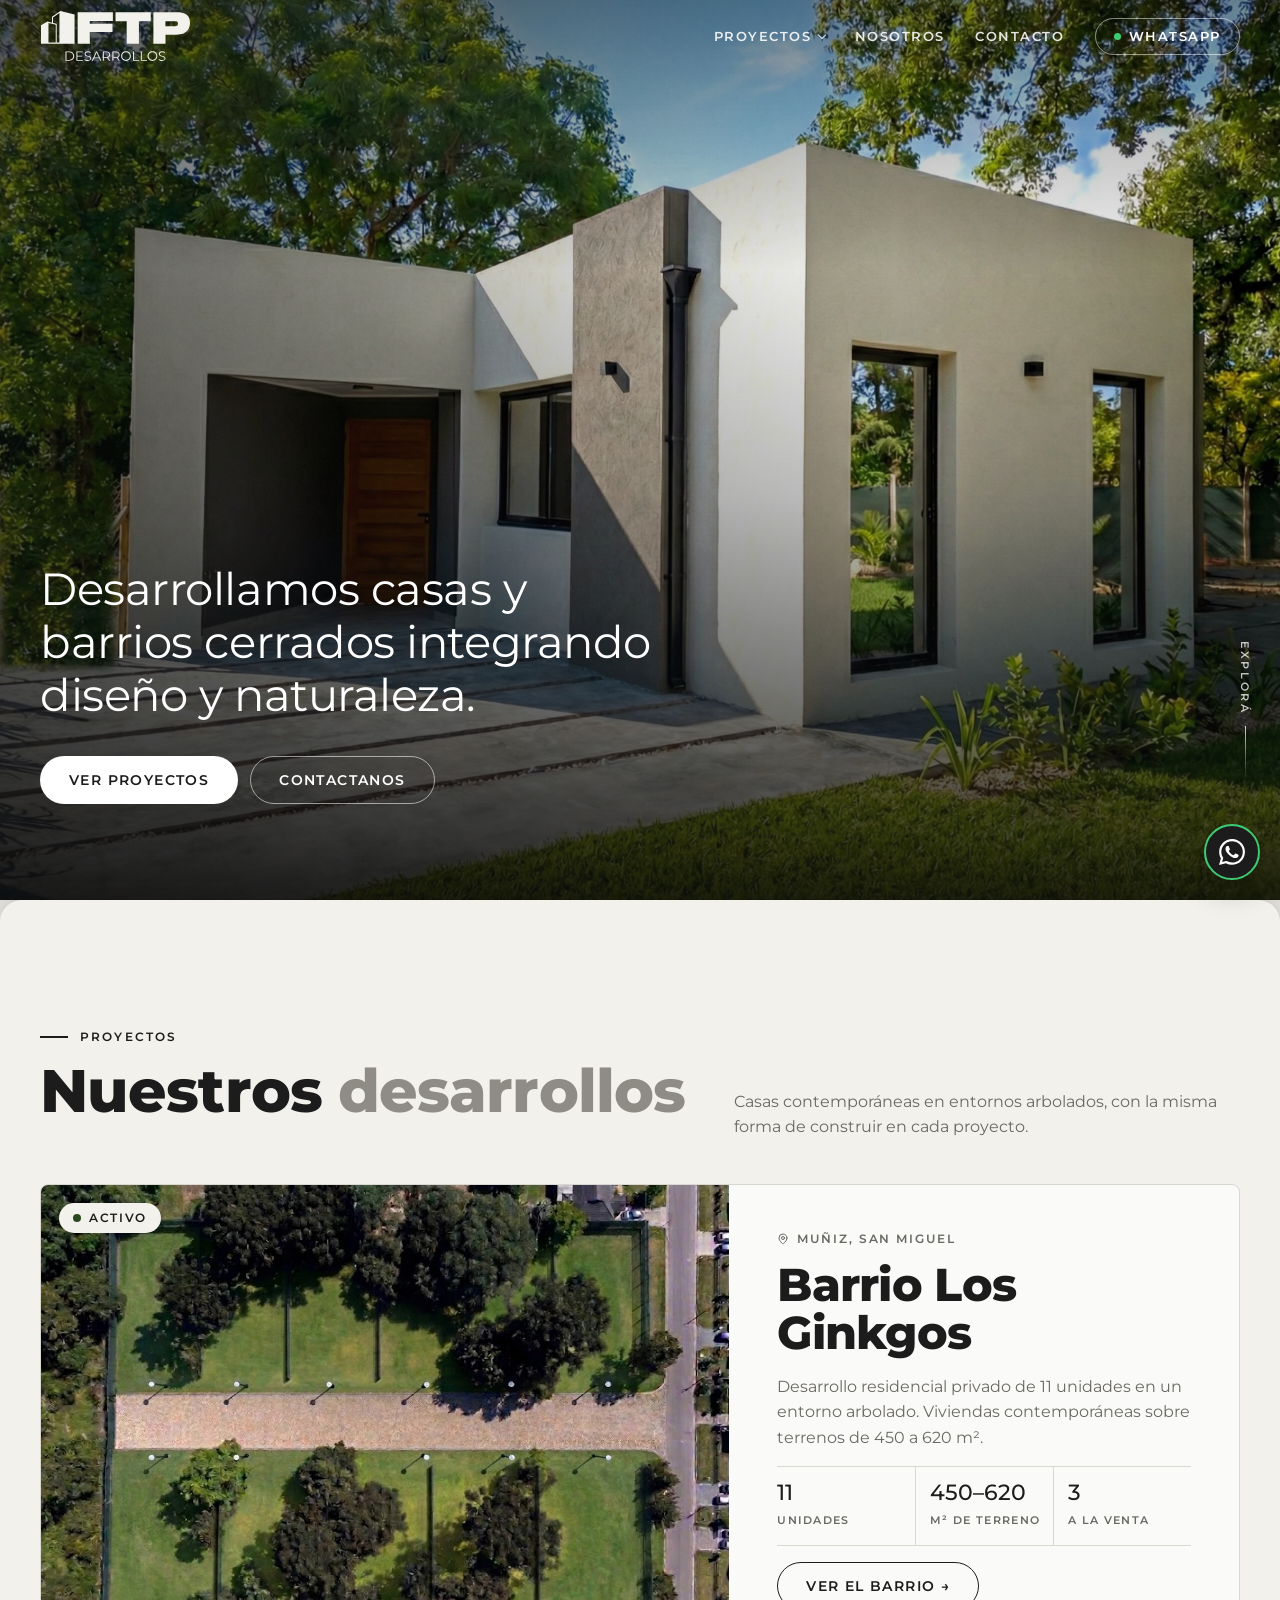
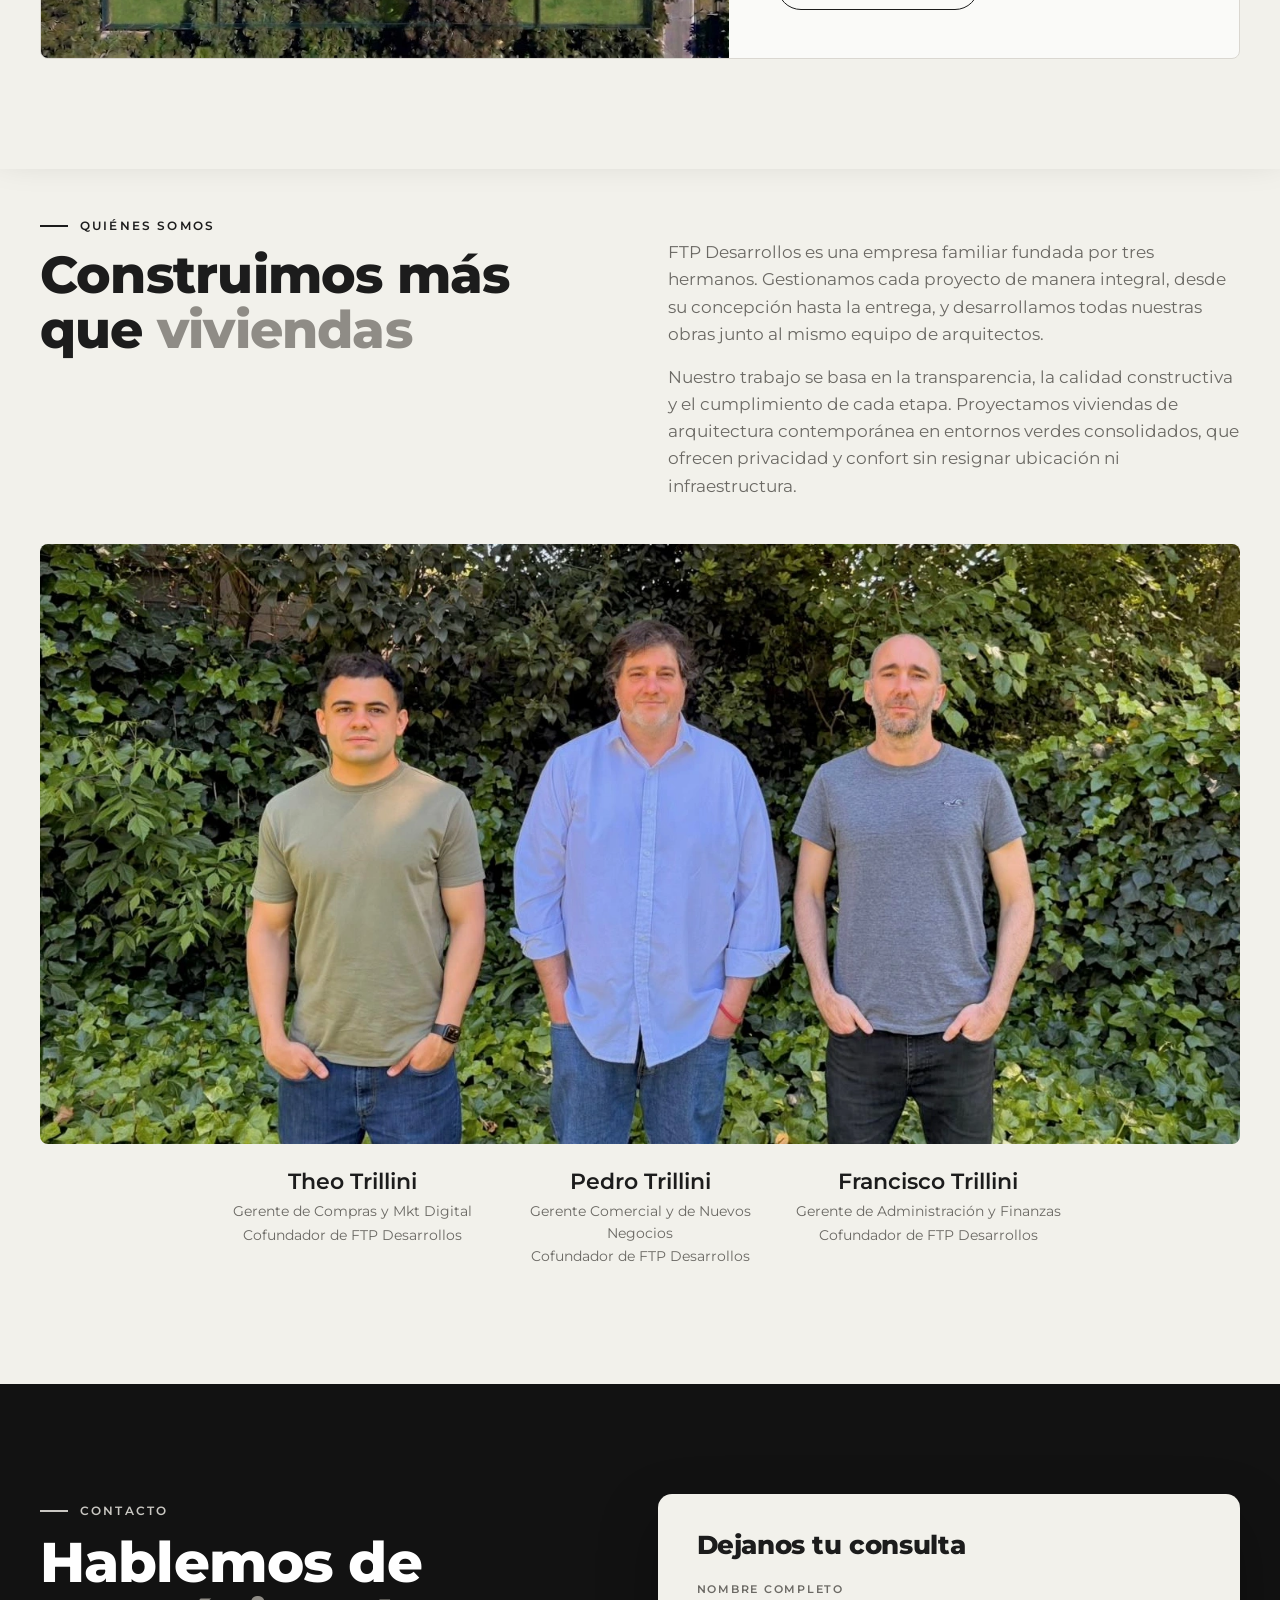
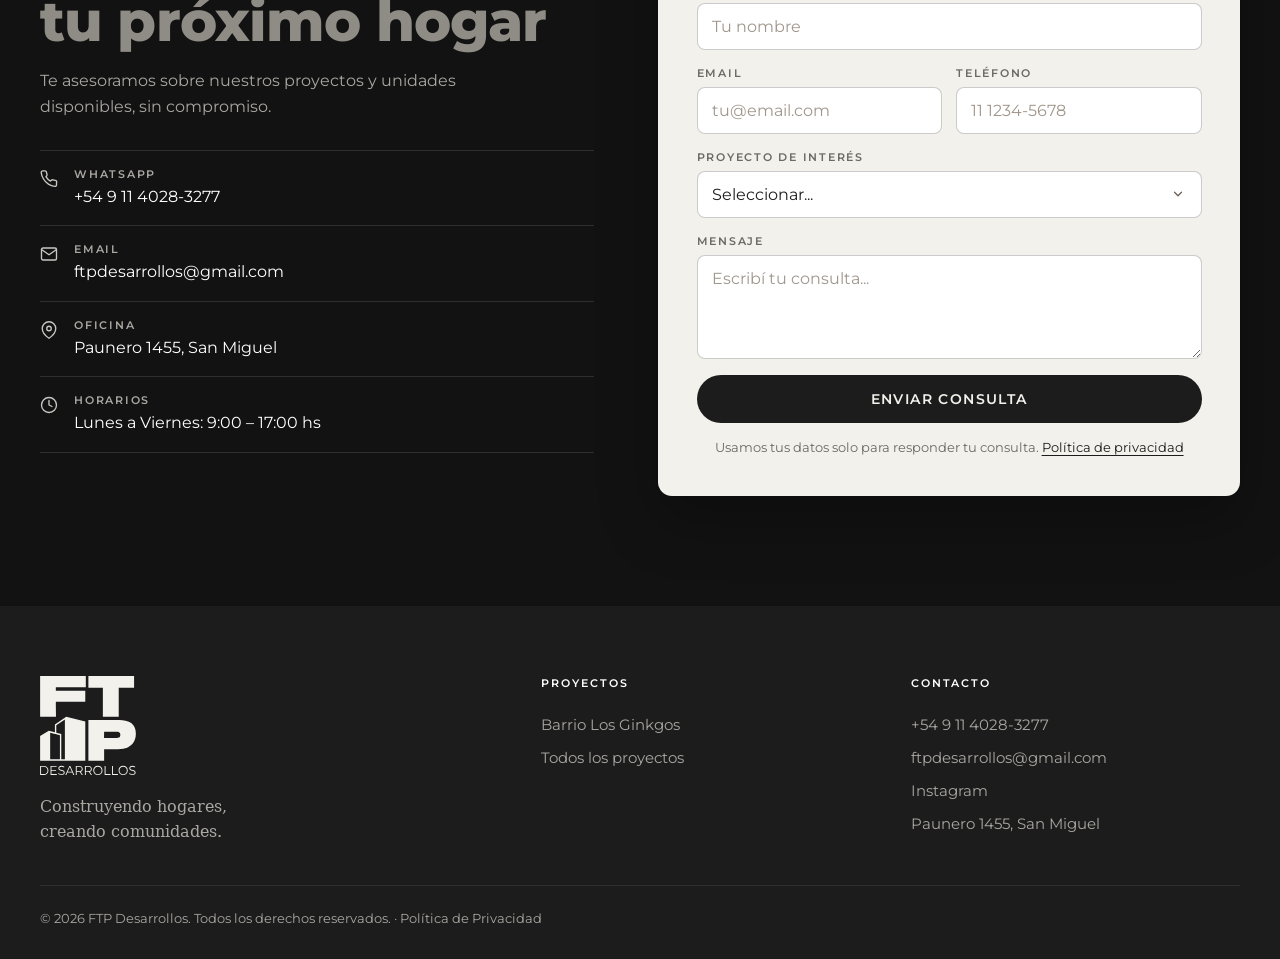
<file: index.html>
<!DOCTYPE html>
<html lang="es">
<head>
    <meta charset="UTF-8">
    <meta name="viewport" content="width=device-width, initial-scale=1.0">
    <title>FTP Desarrollos | Desarrollos inmobiliarios</title>

    <link rel="icon" type="image/png" sizes="96x96" href="/ftp-icono-96.png">
    <link rel="icon" type="image/png" sizes="48x48" href="/ftp-icono-48.png">
    <link rel="icon" type="image/png" sizes="192x192" href="/ftp-icono-192.png">
    <link rel="icon" type="image/x-icon" href="/ftp-icono.ico">
    <link rel="icon" type="image/png" sizes="32x32" href="favicon-32x32.png">
    <link rel="icon" type="image/png" sizes="16x16" href="favicon-16x16.png">
    <link rel="apple-touch-icon" sizes="180x180" href="apple-touch-icon.png">
    <link rel="manifest" href="site.webmanifest">
    <meta name="theme-color" content="#121212">

    <meta name="description" content="Desarrollamos casas residenciales en San Miguel, Buenos Aires. Conocé Barrio Los Ginkgos, nuestro desarrollo en Muñiz con unidades disponibles.">
    <link rel="canonical" href="https://ftpdesarrollos.com/">
    <meta property="og:site_name" content="FTP Desarrollos">
    <meta property="og:title" content="FTP Desarrollos | Casas residenciales en San Miguel">
    <meta property="og:description" content="Desarrollamos casas residenciales en San Miguel, Buenos Aires. Conocé Barrio Los Ginkgos, nuestro desarrollo en Muñiz con unidades disponibles.">
    <meta property="og:image" content="https://ftpdesarrollos.com/images/barrio/barrio1-og.jpg">
    <meta property="og:image:width" content="1200">
    <meta property="og:image:type" content="image/jpeg">
    <meta property="og:url" content="https://ftpdesarrollos.com">
    <meta property="og:type" content="website">
    <meta property="og:locale" content="es_AR">
    <meta name="twitter:card" content="summary_large_image">

    <script>document.documentElement.classList.add('js')</script>
    <link rel="preload" as="image" href="images/uf10/frente-hd.webp" fetchpriority="high">
    <link rel="preconnect" href="https://fonts.googleapis.com">
    <link rel="preconnect" href="https://fonts.gstatic.com" crossorigin>
    <link href="https://fonts.googleapis.com/css2?family=Montserrat:wght@300;400;500;600;700;800&display=swap" rel="stylesheet">
    <link rel="stylesheet" href="css/styles.css">

    <script type="application/ld+json">
    {
      "@context": "https://schema.org",
      "@type": "WebSite",
      "name": "FTP Desarrollos",
      "alternateName": "FTP",
      "url": "https://ftpdesarrollos.com/"
    }
    </script>
    <script type="application/ld+json">
    {
      "@context": "https://schema.org",
      "@type": "RealEstateAgent",
      "name": "FTP Desarrollos",
      "url": "https://ftpdesarrollos.com",
      "logo": "https://ftpdesarrollos.com/android-chrome-512x512.png",
      "image": "https://ftpdesarrollos.com/images/barrio/barrio1-og.jpg",
      "email": "ftpdesarrollos@gmail.com",
      "telephone": "+5491140283277",
      "sameAs": ["https://www.instagram.com/ftpdesarrollos/"],
      "address": {
        "@type": "PostalAddress",
        "streetAddress": "Paunero 1455",
        "addressLocality": "San Miguel",
        "addressRegion": "Buenos Aires",
        "addressCountry": "AR"
      },
      "areaServed": {
        "@type": "City",
        "name": "San Miguel, Buenos Aires"
      },
      "openingHoursSpecification": {
        "@type": "OpeningHoursSpecification",
        "dayOfWeek": ["Monday", "Tuesday", "Wednesday", "Thursday", "Friday"],
        "opens": "09:00",
        "closes": "17:00"
      }
    }
    </script>
</head>
<body>

    <!-- NAVBAR -->
    <nav class="navbar" id="navbar">
        <div class="container">
            <div class="nav-content">
                <a href="index.html" class="logo">
                    <span class="logo-mark" role="img" aria-label="FTP Desarrollos"></span>
                </a>
                <div class="nav-menu" id="navMenu">
                    <div class="nav-drop" id="navDrop">
                        <button class="nav-drop-btn" type="button" aria-expanded="false" aria-controls="navProyectos">Proyectos</button>
                        <div class="nav-mega" id="navProyectos">
                            <div class="container nav-mega-in">
                                <div class="nm-proyectos">
                                    <span class="nm-label">Proyectos</span>
                                    <button class="nm-proyecto" type="button" aria-expanded="false" aria-controls="nmGinkgos">
                                        <img src="images/menu/ginkgos.webp" alt="" width="160" height="110" loading="lazy">
                                        <span><b>Barrio Los Ginkgos</b><small>Muñiz, San Miguel · 11 unidades</small></span>
                                    </button>
                                    <a href="index.html#proyectos" class="nm-todos">Todos los proyectos</a>
                                </div>
                                <div class="nm-unidades">
                                    <div class="nm-grupo" id="nmGinkgos" hidden>
                                        <div class="nm-grupo-head"><span class="nm-label">Unidades a la venta</span><a href="barrio-los-ginkgos.html" class="nm-ver">Ver el barrio</a></div>
                                        <div class="nm-cards">
                                            <a href="casa.html?uf=uf10" class="nm-card" data-uf="uf10"><img src="images/menu/uf10.webp" alt="" width="480" height="320" loading="lazy"><b>UF 10</b><small>Terminada · entrega inmediata</small></a>
                                            <a href="casa.html?uf=uf8" class="nm-card" data-uf="uf8"><img src="images/menu/uf8.webp" alt="" width="480" height="320" loading="lazy"><b>UF 8</b><small>En obra · 80%</small></a>
                                            <a href="casa.html?uf=uf7" class="nm-card" data-uf="uf7"><img src="images/menu/uf7.webp" alt="" width="480" height="320" loading="lazy"><b>UF 7</b><small>En proyecto</small></a>
                                        </div>
                                    </div>
                                </div>
                            </div>
                        </div>
                    </div>
                    <a href="#nosotros">Nosotros</a>
                    <a href="#contacto">Contacto</a>
                    <a href="https://wa.me/5491140283277?text=Hola!%20Me%20gustar%C3%ADa%20recibir%20informaci%C3%B3n%20sobre%20los%20desarrollos%20de%20FTP%20Desarrollos." class="nav-wa" target="_blank" rel="noopener">WhatsApp</a>
                </div>
                <button class="hamburger" id="hamburger" aria-label="Menú">
                    <span></span><span></span><span></span>
                </button>
            </div>
        </div>
    </nav>

    <!-- PORTADA (queda fija y la sección de proyectos sube por encima) -->
    <div class="inicio-capas">
    <section class="hero hero-home" id="inicio">
        <div class="hero-slideshow">
            <div class="hero-slide active" style="background-image:url('images/uf10/frente-hd.webp')"></div>
            <div class="hero-slide" data-bg="images/uf10/living%201.webp" style="--tono:brightness(.84) contrast(1.06)"></div>
            <div class="hero-slide" data-bg="images/uf8/frente-hd.webp"></div>
            <div class="hero-slide" data-bg="images/uf7/estar.webp" style="--tono:brightness(.86) contrast(1.06)"></div>
            <div class="hero-slide" data-bg="images/uf4/frente-hd.webp" style="--tono:brightness(.9) contrast(1.05) saturate(1.1)"></div>
            <div class="hero-slide" data-bg="images/uf10/cocina%201.webp"></div>
            <div class="hero-slide" data-bg="images/uf7/frente-noche.webp" style="--tono:brightness(1.18)"></div>
        </div>
        <div class="hero-overlay"></div>
        <div class="container hero-container">
            <div class="hero-content">
                <h1 class="hero-title hero-frase">Desarrollamos casas y barrios cerrados integrando diseño y naturaleza.</h1>
                <div class="hero-btns">
                    <a href="#proyectos" class="btn-primary">Ver proyectos</a>
                    <a href="#contacto" class="btn-ghost">Contactanos</a>
                </div>
            </div>
        </div>
        <div class="hero-scroll">
            <span>Explorá</span>
            <div class="scroll-line"></div>
        </div>
    </section>

    <!-- PROYECTOS -->
    <section class="section-proyectos" id="proyectos">
        <div class="container">
            <div class="proyectos-head fade-in">
                <div>
                    <span class="label">Proyectos</span>
                    <h2 class="section-title">Nuestros <em>desarrollos</em></h2>
                </div>
                <p>Casas contemporáneas en entornos arbolados, con la misma forma de construir en cada proyecto.</p>
            </div>

            <div class="proyectos-grid">


                <!-- LOS GINKGOS -->
                <a href="barrio-los-ginkgos.html" class="proyecto-card fade-in">
                    <div class="pc-image">
                        <img width="1024" height="660" loading="lazy" src="images/barrio/plano-aereo.webp" alt="Vista aérea de Barrio Los Ginkgos: calle interna, lotes y arboleda">
                        <div class="pc-status-badge">Activo</div>
                    </div>
                    <div class="pc-info">
                        <div class="pc-location"><svg width="12" height="12" viewBox="0 0 24 24" fill="none" stroke="currentColor" stroke-width="2" stroke-linecap="round" stroke-linejoin="round"><path d="M20 10c0 6-8 12-8 12s-8-6-8-12a8 8 0 0 1 16 0Z"/><circle cx="12" cy="10" r="3"/></svg> Muñiz, San Miguel</div>
                        <h3>Barrio Los Ginkgos</h3>
                        <p>Desarrollo residencial privado de 11 unidades en un entorno arbolado. Viviendas contemporáneas sobre terrenos de 450 a 620 m².</p>
                        <div class="pc-facts">
                            <div><b>11</b><span>Unidades</span></div>
                            <div><b>450–620</b><span>m² de terreno</span></div>
                            <div><b>3</b><span>A la venta</span></div>
                        </div>
                        <span class="btn-outline pc-cta">Ver el barrio →</span>
                    </div>
                </a>

            </div>
        </div>
    </section>
    </div>

    <!-- NOSOTROS -->
    <section class="section-nosotros" id="nosotros">
        <div class="container">
            <div class="nosotros-grid fade-in">
                <div class="nosotros-head">
                    <span class="label">Quiénes somos</span>
                    <h2>Construimos más<br>que <em>viviendas</em></h2>
                </div>
                <div class="nosotros-body">
                    <p>FTP Desarrollos es una empresa familiar fundada por tres hermanos. Gestionamos cada proyecto de manera integral, desde su concepción hasta la entrega, y desarrollamos todas nuestras obras junto al mismo equipo de arquitectos.</p>
                    <p>Nuestro trabajo se basa en la transparencia, la calidad constructiva y el cumplimiento de cada etapa. Proyectamos viviendas de arquitectura contemporánea en entornos verdes consolidados, que ofrecen privacidad y confort sin resignar ubicación ni infraestructura.</p>
                </div>
            </div>
            <figure class="nosotros-foto fade-in">
                <img src="images/nosotros/equipo.webp" alt="Theo, Pedro y Francisco Trillini, fundadores de FTP Desarrollos" width="1500" height="750" loading="lazy">
            </figure>
            <ul class="equipo fade-in">
                <li><b>Theo Trillini</b><span>Gerente de Compras y Mkt Digital</span><span>Cofundador de FTP Desarrollos</span></li>
                <li><b>Pedro Trillini</b><span>Gerente Comercial y de Nuevos Negocios</span><span>Cofundador de FTP Desarrollos</span></li>
                <li><b>Francisco Trillini</b><span>Gerente de Administración y Finanzas</span><span>Cofundador de FTP Desarrollos</span></li>
            </ul>
        </div>
    </section>

    <!-- CONTACTO -->
    <section class="section-contacto" id="contacto">
        <div class="container">
            <div class="contact-grid">
                <div class="contact-info fade-in">
                    <span class="label label-light">Contacto</span>
                    <h2>Hablemos de<br><em>tu próximo hogar</em></h2>
                    <p>Te asesoramos sobre nuestros proyectos y unidades disponibles, sin compromiso.</p>
                    <div class="ci-list">
                        <div class="ci-item">
                            <div class="ci-icon">
                                <svg viewBox="0 0 24 24" width="18" height="18" fill="none" stroke="currentColor" stroke-width="1.8" stroke-linecap="round" stroke-linejoin="round">
                                    <path d="M22 16.92v3a2 2 0 0 1-2.18 2 19.79 19.79 0 0 1-8.63-3.07A19.5 19.5 0 0 1 4.69 12 19.79 19.79 0 0 1 1.61 3.41 2 2 0 0 1 3.59 1.23h3a2 2 0 0 1 2 1.72c.127.96.361 1.903.7 2.81a2 2 0 0 1-.45 2.11L7.91 8.84a16 16 0 0 0 6 6l1.27-1.27a2 2 0 0 1 2.11-.45c.907.339 1.85.573 2.81.7A2 2 0 0 1 22 16.92z"/>
                                </svg>
                            </div>
                            <div>
                                <strong>WhatsApp</strong>
                                <a href="https://wa.me/5491140283277?text=Hola!%20Me%20gustar%C3%ADa%20recibir%20informaci%C3%B3n%20sobre%20los%20desarrollos%20de%20FTP%20Desarrollos." target="_blank">+54 9 11 4028-3277</a>
                            </div>
                        </div>
                        <div class="ci-item">
                            <div class="ci-icon">
                                <svg viewBox="0 0 24 24" width="18" height="18" fill="none" stroke="currentColor" stroke-width="1.8" stroke-linecap="round" stroke-linejoin="round">
                                    <path d="M4 4h16c1.1 0 2 .9 2 2v12c0 1.1-.9 2-2 2H4c-1.1 0-2-.9-2-2V6c0-1.1.9-2 2-2z"/><polyline points="22,6 12,13 2,6"/>
                                </svg>
                            </div>
                            <div>
                                <strong>Email</strong>
                                <a href="mailto:ftpdesarrollos@gmail.com">ftpdesarrollos@gmail.com</a>
                            </div>
                        </div>
                        <div class="ci-item">
                            <div class="ci-icon">
                                <svg viewBox="0 0 24 24" width="18" height="18" fill="none" stroke="currentColor" stroke-width="1.8" stroke-linecap="round" stroke-linejoin="round">
                                    <path d="M21 10c0 7-9 13-9 13s-9-6-9-13a9 9 0 0 1 18 0z"/><circle cx="12" cy="10" r="3"/>
                                </svg>
                            </div>
                            <div>
                                <strong>Oficina</strong>
                                <a href="https://www.google.com/maps/search/?api=1&query=Paunero%201455%2C%20San%20Miguel%2C%20Buenos%20Aires" target="_blank" rel="noopener">Paunero 1455, San Miguel</a>
                            </div>
                        </div>
                        <div class="ci-item">
                            <div class="ci-icon">
                                <svg viewBox="0 0 24 24" width="18" height="18" fill="none" stroke="currentColor" stroke-width="1.8" stroke-linecap="round" stroke-linejoin="round">
                                    <circle cx="12" cy="12" r="10"/><polyline points="12 6 12 12 16 14"/>
                                </svg>
                            </div>
                            <div>
                                <strong>Horarios</strong>
                                <span>Lunes a Viernes: 9:00 – 17:00 hs</span>
                            </div>
                        </div>
                    </div>
                </div>

                <form class="contact-form fade-in" id="contactForm" name="contacto-general" method="POST" netlify netlify-honeypot="bot-field">
                    <input type="hidden" name="form-name" value="contacto-general">
                    <p class="hp-field">
                        <label>No completar este campo: <input name="bot-field"></label>
                    </p>
                    <h3>Dejanos tu consulta</h3>
                    <div class="fg">
                        <label for="cg-name">Nombre completo</label>
                        <input type="text" id="cg-name" name="name" placeholder="Tu nombre" required>
                    </div>
                    <div class="fg-row">
                        <div class="fg">
                            <label for="cg-email">Email</label>
                            <input type="email" id="cg-email" name="email" placeholder="tu@email.com" required>
                        </div>
                        <div class="fg">
                            <label for="cg-phone">Teléfono</label>
                            <input type="tel" id="cg-phone" name="phone" placeholder="11 1234-5678">
                        </div>
                    </div>
                    <div class="fg">
                        <label for="cg-project">Proyecto de interés</label>
                        <select id="cg-project" name="project">
                            <option value="">Seleccionar...</option>
                            <option value="ginkgos">Barrio Los Ginkgos</option>
                            <option value="proximo">Próximo proyecto</option>
                            <option value="general">Consulta general</option>
                        </select>
                    </div>
                    <div class="fg">
                        <label for="cg-message">Mensaje</label>
                        <textarea id="cg-message" name="message" rows="4" placeholder="Escribí tu consulta..."></textarea>
                    </div>
                    <button type="submit" class="btn-primary btn-block">Enviar consulta</button>
                    <p class="form-note">Usamos tus datos solo para responder tu consulta. <a href="privacidad.html">Política de privacidad</a></p>
                </form>
            </div>
        </div>
    </section>

    <!-- FOOTER -->
    <footer class="footer">
        <div class="container">
            <div class="footer-grid">
                <div class="footer-brand">
                    <div class="logo">
                        <span class="logo-mark" role="img" aria-label="FTP Desarrollos"></span>
                    </div>
                    <p class="serif">Construyendo hogares,<br>creando comunidades.</p>
                </div>
                <div class="footer-nav">
                    <p class="footer-heading">Proyectos</p>
                    <a href="barrio-los-ginkgos.html">Barrio Los Ginkgos</a>
                    <a href="#proyectos">Todos los proyectos</a>
                </div>
                <div class="footer-contact">
                    <p class="footer-heading">Contacto</p>
                    <a href="https://wa.me/5491140283277?text=Hola!%20Me%20gustar%C3%ADa%20recibir%20informaci%C3%B3n%20sobre%20los%20desarrollos%20de%20FTP%20Desarrollos." target="_blank">+54 9 11 4028-3277</a>
                    <a href="mailto:ftpdesarrollos@gmail.com">ftpdesarrollos@gmail.com</a>
                    <a href="https://www.instagram.com/ftpdesarrollos/" target="_blank" rel="noopener">Instagram</a>
                    <span>Paunero 1455, San Miguel</span>
                </div>
            </div>
            <div class="footer-bottom">
                <p>© 2026 FTP Desarrollos. Todos los derechos reservados. · <a href="privacidad.html">Política de Privacidad</a></p>
            </div>
        </div>
    </footer>

    <a href="https://wa.me/5491140283277?text=Hola!%20Me%20gustar%C3%ADa%20recibir%20informaci%C3%B3n%20sobre%20los%20desarrollos%20de%20FTP%20Desarrollos." class="wa-float" target="_blank" title="Consultanos por WhatsApp">
        <svg viewBox="0 0 24 24" fill="white" width="26" height="26">
            <path d="M17.472 14.382c-.297-.149-1.758-.867-2.03-.967-.273-.099-.471-.148-.67.15-.197.297-.767.966-.94 1.164-.173.199-.347.223-.644.075-.297-.15-1.255-.463-2.39-1.475-.883-.788-1.48-1.761-1.653-2.059-.173-.297-.018-.458.13-.606.134-.133.298-.347.446-.52.149-.174.198-.298.298-.497.099-.198.05-.371-.025-.52-.075-.149-.669-1.612-.916-2.207-.242-.579-.487-.5-.669-.51-.173-.008-.371-.01-.57-.01-.198 0-.52.074-.792.372-.272.297-1.04 1.016-1.04 2.479 0 1.462 1.065 2.875 1.213 3.074.149.198 2.096 3.2 5.077 4.487.709.306 1.262.489 1.694.625.712.227 1.36.195 1.871.118.571-.085 1.758-.719 2.006-1.413.248-.694.248-1.289.173-1.413-.074-.124-.272-.198-.57-.347m-5.421 7.403h-.004a9.87 9.87 0 01-5.031-1.378l-.361-.214-3.741.982.998-3.648-.235-.374a9.86 9.86 0 01-1.51-5.26c.001-5.45 4.436-9.884 9.888-9.884 2.64 0 5.122 1.03 6.988 2.898a9.825 9.825 0 012.893 6.994c-.003 5.45-4.437 9.884-9.885 9.884m8.413-18.297A11.815 11.815 0 0012.05 0C5.495 0 .16 5.335.157 11.892c0 2.096.547 4.142 1.588 5.945L.057 24l6.305-1.654a11.882 11.882 0 005.683 1.448h.005c6.554 0 11.89-5.335 11.893-11.893a11.821 11.821 0 00-3.48-8.413z"/>
        </svg>
    </a>

    <script src="js/script.js"></script>
</body>
</html>
</file>
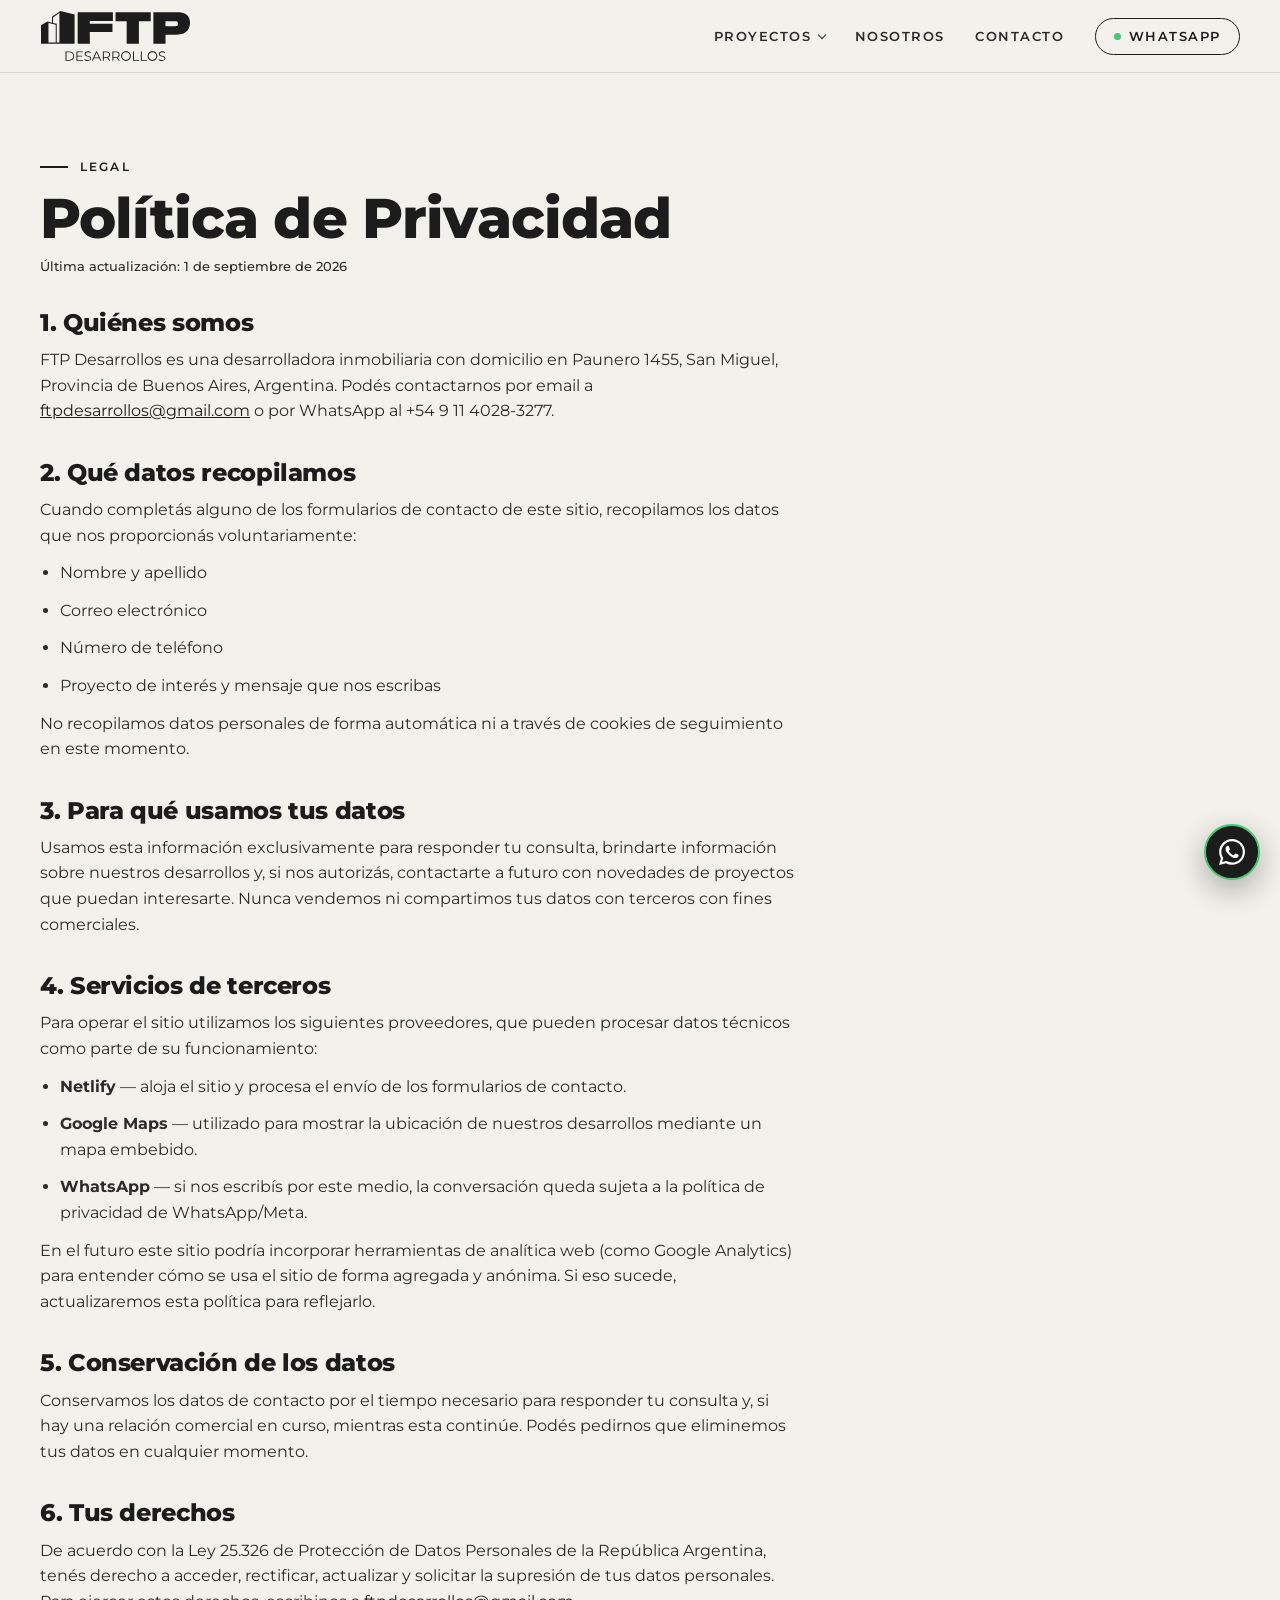
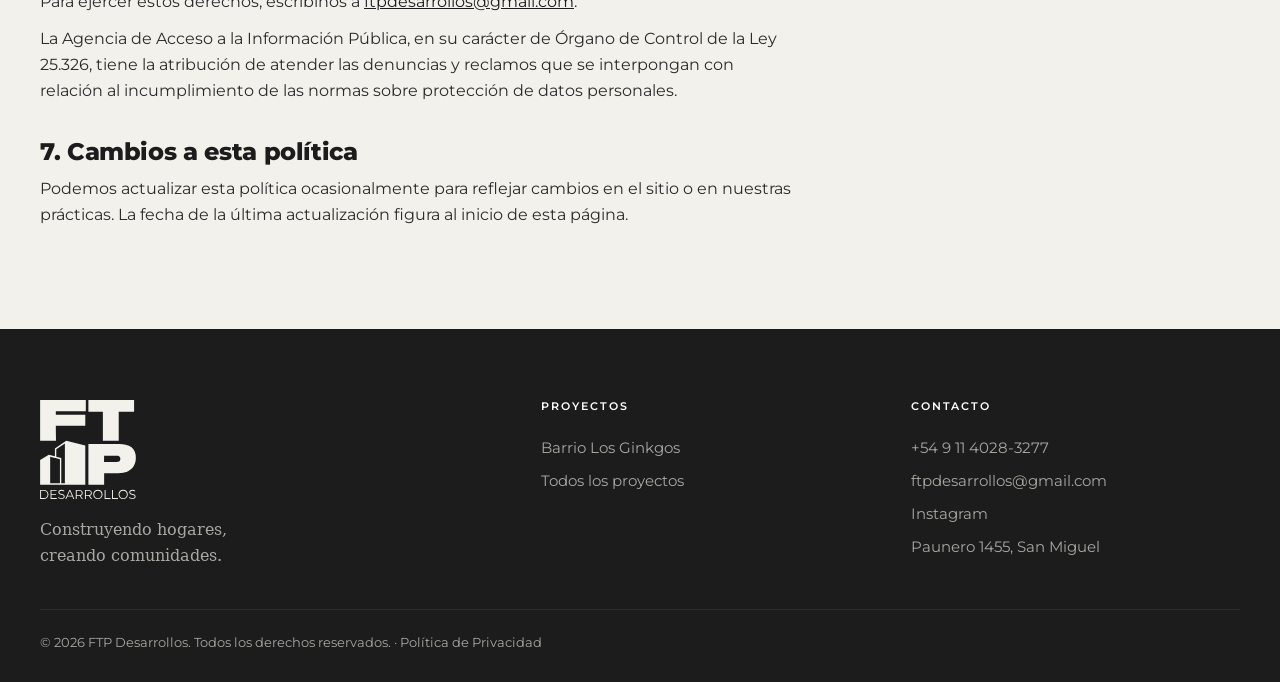
<file: privacidad.html>
<!DOCTYPE html>
<html lang="es">
<head>
    <meta charset="UTF-8">
    <meta name="viewport" content="width=device-width, initial-scale=1.0">
    <title>Política de Privacidad | FTP Desarrollos</title>

    <link rel="icon" type="image/png" sizes="96x96" href="/ftp-icono-96.png">
    <link rel="icon" type="image/png" sizes="48x48" href="/ftp-icono-48.png">
    <link rel="icon" type="image/png" sizes="192x192" href="/ftp-icono-192.png">
    <link rel="icon" type="image/x-icon" href="/ftp-icono.ico">
    <link rel="icon" type="image/png" sizes="32x32" href="favicon-32x32.png">
    <link rel="icon" type="image/png" sizes="16x16" href="favicon-16x16.png">
    <link rel="apple-touch-icon" sizes="180x180" href="apple-touch-icon.png">
    <link rel="manifest" href="site.webmanifest">
    <meta name="theme-color" content="#121212">

    <meta name="description" content="Política de privacidad de FTP Desarrollos: qué datos recopilamos, cómo los usamos y tus derechos según la Ley 25.326.">
    <link rel="canonical" href="https://ftpdesarrollos.com/privacidad.html">

    <script>document.documentElement.classList.add('js')</script>
    <link rel="preconnect" href="https://fonts.googleapis.com">
    <link rel="preconnect" href="https://fonts.gstatic.com" crossorigin>
    <link href="https://fonts.googleapis.com/css2?family=Montserrat:wght@300;400;500;600;700;800&display=swap" rel="stylesheet">
    <link rel="stylesheet" href="css/styles.css">
</head>
<body>

    <!-- NAVBAR -->
    <nav class="navbar navbar-static" id="navbar">
        <div class="container">
            <div class="nav-content">
                <a href="index.html" class="logo">
                    <span class="logo-mark" role="img" aria-label="FTP Desarrollos"></span>
                </a>
                <div class="nav-menu" id="navMenu">
                    <div class="nav-drop" id="navDrop">
                        <button class="nav-drop-btn" type="button" aria-expanded="false" aria-controls="navProyectos">Proyectos</button>
                        <div class="nav-mega" id="navProyectos">
                            <div class="container nav-mega-in">
                                <div class="nm-proyectos">
                                    <span class="nm-label">Proyectos</span>
                                    <button class="nm-proyecto" type="button" aria-expanded="false" aria-controls="nmGinkgos">
                                        <img src="images/menu/ginkgos.webp" alt="" width="160" height="110" loading="lazy">
                                        <span><b>Barrio Los Ginkgos</b><small>Muñiz, San Miguel · 11 unidades</small></span>
                                    </button>
                                    <a href="index.html#proyectos" class="nm-todos">Todos los proyectos</a>
                                </div>
                                <div class="nm-unidades">
                                    <div class="nm-grupo" id="nmGinkgos" hidden>
                                        <div class="nm-grupo-head"><span class="nm-label">Unidades a la venta</span><a href="barrio-los-ginkgos.html" class="nm-ver">Ver el barrio</a></div>
                                        <div class="nm-cards">
                                            <a href="casa.html?uf=uf10" class="nm-card" data-uf="uf10"><img src="images/menu/uf10.webp" alt="" width="480" height="320" loading="lazy"><b>UF 10</b><small>Terminada · entrega inmediata</small></a>
                                            <a href="casa.html?uf=uf8" class="nm-card" data-uf="uf8"><img src="images/menu/uf8.webp" alt="" width="480" height="320" loading="lazy"><b>UF 8</b><small>En obra · 80%</small></a>
                                            <a href="casa.html?uf=uf7" class="nm-card" data-uf="uf7"><img src="images/menu/uf7.webp" alt="" width="480" height="320" loading="lazy"><b>UF 7</b><small>En proyecto</small></a>
                                        </div>
                                    </div>
                                </div>
                            </div>
                        </div>
                    </div>
                    <a href="index.html#nosotros">Nosotros</a>
                    <a href="index.html#contacto">Contacto</a>
                    <a href="https://wa.me/5491140283277?text=Hola!%20Me%20gustar%C3%ADa%20recibir%20informaci%C3%B3n%20sobre%20los%20desarrollos%20de%20FTP%20Desarrollos." class="nav-wa" target="_blank">WhatsApp</a>
                </div>
                <button class="hamburger" id="hamburger" aria-label="Menú">
                    <span></span><span></span><span></span>
                </button>
            </div>
        </div>
    </nav>

    <!-- LEGAL -->
    <section class="section-legal">
        <div class="container">
            <div class="legal-content fade-in">
                <span class="label">Legal</span>
                <h1>Política de Privacidad</h1>
                <p class="legal-updated">Última actualización: 1 de septiembre de 2026</p>

                <h2>1. Quiénes somos</h2>
                <p>FTP Desarrollos es una desarrolladora inmobiliaria con domicilio en Paunero 1455, San Miguel, Provincia de Buenos Aires, Argentina. Podés contactarnos por email a <a href="mailto:ftpdesarrollos@gmail.com">ftpdesarrollos@gmail.com</a> o por WhatsApp al +54 9 11 4028-3277.</p>

                <h2>2. Qué datos recopilamos</h2>
                <p>Cuando completás alguno de los formularios de contacto de este sitio, recopilamos los datos que nos proporcionás voluntariamente:</p>
                <ul>
                    <li>Nombre y apellido</li>
                    <li>Correo electrónico</li>
                    <li>Número de teléfono</li>
                    <li>Proyecto de interés y mensaje que nos escribas</li>
                </ul>
                <p>No recopilamos datos personales de forma automática ni a través de cookies de seguimiento en este momento.</p>

                <h2>3. Para qué usamos tus datos</h2>
                <p>Usamos esta información exclusivamente para responder tu consulta, brindarte información sobre nuestros desarrollos y, si nos autorizás, contactarte a futuro con novedades de proyectos que puedan interesarte. Nunca vendemos ni compartimos tus datos con terceros con fines comerciales.</p>

                <h2>4. Servicios de terceros</h2>
                <p>Para operar el sitio utilizamos los siguientes proveedores, que pueden procesar datos técnicos como parte de su funcionamiento:</p>
                <ul>
                    <li><strong>Netlify</strong> — aloja el sitio y procesa el envío de los formularios de contacto.</li>
                    <li><strong>Google Maps</strong> — utilizado para mostrar la ubicación de nuestros desarrollos mediante un mapa embebido.</li>
                    <li><strong>WhatsApp</strong> — si nos escribís por este medio, la conversación queda sujeta a la política de privacidad de WhatsApp/Meta.</li>
                </ul>
                <p>En el futuro este sitio podría incorporar herramientas de analítica web (como Google Analytics) para entender cómo se usa el sitio de forma agregada y anónima. Si eso sucede, actualizaremos esta política para reflejarlo.</p>

                <h2>5. Conservación de los datos</h2>
                <p>Conservamos los datos de contacto por el tiempo necesario para responder tu consulta y, si hay una relación comercial en curso, mientras esta continúe. Podés pedirnos que eliminemos tus datos en cualquier momento.</p>

                <h2>6. Tus derechos</h2>
                <p>De acuerdo con la Ley 25.326 de Protección de Datos Personales de la República Argentina, tenés derecho a acceder, rectificar, actualizar y solicitar la supresión de tus datos personales. Para ejercer estos derechos, escribinos a <a href="mailto:ftpdesarrollos@gmail.com">ftpdesarrollos@gmail.com</a>.</p>
                <p>La Agencia de Acceso a la Información Pública, en su carácter de Órgano de Control de la Ley 25.326, tiene la atribución de atender las denuncias y reclamos que se interpongan con relación al incumplimiento de las normas sobre protección de datos personales.</p>

                <h2>7. Cambios a esta política</h2>
                <p>Podemos actualizar esta política ocasionalmente para reflejar cambios en el sitio o en nuestras prácticas. La fecha de la última actualización figura al inicio de esta página.</p>
            </div>
        </div>
    </section>

    <!-- FOOTER -->
    <footer class="footer">
        <div class="container">
            <div class="footer-grid">
                <div class="footer-brand">
                    <div class="logo">
                        <span class="logo-mark" role="img" aria-label="FTP Desarrollos"></span>
                    </div>
                    <p class="serif">Construyendo hogares,<br>creando comunidades.</p>
                </div>
                <div class="footer-nav">
                    <p class="footer-heading">Proyectos</p>
                    <a href="barrio-los-ginkgos.html">Barrio Los Ginkgos</a>
                    <a href="index.html#proyectos">Todos los proyectos</a>
                </div>
                <div class="footer-contact">
                    <p class="footer-heading">Contacto</p>
                    <a href="https://wa.me/5491140283277?text=Hola!%20Me%20gustar%C3%ADa%20recibir%20informaci%C3%B3n%20sobre%20los%20desarrollos%20de%20FTP%20Desarrollos." target="_blank">+54 9 11 4028-3277</a>
                    <a href="mailto:ftpdesarrollos@gmail.com">ftpdesarrollos@gmail.com</a>
                    <a href="https://www.instagram.com/ftpdesarrollos/" target="_blank" rel="noopener">Instagram</a>
                    <span>Paunero 1455, San Miguel</span>
                </div>
            </div>
            <div class="footer-bottom">
                <p>© 2026 FTP Desarrollos. Todos los derechos reservados. · <a href="privacidad.html">Política de Privacidad</a></p>
            </div>
        </div>
    </footer>

    <a href="https://wa.me/5491140283277?text=Hola!%20Me%20gustar%C3%ADa%20recibir%20informaci%C3%B3n%20sobre%20los%20desarrollos%20de%20FTP%20Desarrollos." class="wa-float" target="_blank" title="Consultanos por WhatsApp">
        <svg viewBox="0 0 24 24" fill="white" width="26" height="26">
            <path d="M17.472 14.382c-.297-.149-1.758-.867-2.03-.967-.273-.099-.471-.148-.67.15-.197.297-.767.966-.94 1.164-.173.199-.347.223-.644.075-.297-.15-1.255-.463-2.39-1.475-.883-.788-1.48-1.761-1.653-2.059-.173-.297-.018-.458.13-.606.134-.133.298-.347.446-.52.149-.174.198-.298.298-.497.099-.198.05-.371-.025-.52-.075-.149-.669-1.612-.916-2.207-.242-.579-.487-.5-.669-.51-.173-.008-.371-.01-.57-.01-.198 0-.52.074-.792.372-.272.297-1.04 1.016-1.04 2.479 0 1.462 1.065 2.875 1.213 3.074.149.198 2.096 3.2 5.077 4.487.709.306 1.262.489 1.694.625.712.227 1.36.195 1.871.118.571-.085 1.758-.719 2.006-1.413.248-.694.248-1.289.173-1.413-.074-.124-.272-.198-.57-.347m-5.421 7.403h-.004a9.87 9.87 0 01-5.031-1.378l-.361-.214-3.741.982.998-3.648-.235-.374a9.86 9.86 0 01-1.51-5.26c.001-5.45 4.436-9.884 9.888-9.884 2.64 0 5.122 1.03 6.988 2.898a9.825 9.825 0 012.893 6.994c-.003 5.45-4.437 9.884-9.885 9.884m8.413-18.297A11.815 11.815 0 0012.05 0C5.495 0 .16 5.335.157 11.892c0 2.096.547 4.142 1.588 5.945L.057 24l6.305-1.654a11.882 11.882 0 005.683 1.448h.005c6.554 0 11.89-5.335 11.893-11.893a11.821 11.821 0 00-3.48-8.413z"/>
        </svg>
    </a>

    <script src="js/script.js"></script>
</body>
</html>
</file>
<file: css/styles.css>
/* =========================================================
   FTP Desarrollos — sistema de diseño
   Según el manual de marca: negro gastado #1C1C1C para textos y acciones, hueso #F2F1EB
   para fondos y verde musgo #2B481F solo en detalles (lotes en venta, unidades disponibles).
   Montserrat para todo (extranegrita en títulos) y DejaVu Serif para frases cortas.
   ========================================================= */
:root {
    --paper:      #F2F1EB;   /* hueso */
    --paper-2:    #FAFAF8;
    --sheet:      #FFFFFF;
    --sand:       #E7E5E0;
    --rule:       #DAD7D1;
    --ink:        #1C1C1C;   /* negro gastado */
    --ink-2:      #2B2B2B;
    --muted:      #6B6964;
    --accent:     #1C1C1C;
    --hot:        #1C1C1C;
    --em:         #8F8C86;   /* palabra destacada de los títulos */
    --on-night-3: #C9C7C2;   /* rótulos e íconos sobre negro */
    --wood:       #4A4038;
    --night:      #121212;
    --night-2:    #1C1C1C;
    --night-rule: #2E2E2E;
    --on-night:   #F2F1EB;
    --on-night-2: #A9A7A2;

    --verde: #2B481F;   /* verde musgo */
    --ok:   var(--verde);
    --dev:  #B07D2E;
    --sold: #8A8782;

    --f-display: 'Montserrat', ui-sans-serif, system-ui, sans-serif;
    --f-label:   var(--f-display);
    --f-mono:    var(--f-display);   /* cifras: Montserrat con números tabulares */
    --f-serif:   'DejaVu Serif', Georgia, serif;

    --radius: 8px;
    --radius-btn: 999px;   /* botones en forma de píldora */
    --ease: .25s ease;
    --gutter: max(20px, env(safe-area-inset-left, 0px));
}

@font-face { font-family: 'DejaVu Serif'; font-style: normal; font-weight: 400; font-display: swap; src: url("../fonts/dejavu-serif-400.woff2") format("woff2"); }

/* === BASE === */
*, *::before, *::after { box-sizing: border-box; margin: 0; padding: 0; }
html { scroll-behavior: smooth; font-size: 16px; scroll-padding-top: 80px; }
body {
    font-family: var(--f-display);
    background: var(--paper);
    color: var(--ink);
    line-height: 1.6;
    overflow-x: hidden;
    overflow-x: clip;   /* corta lo que sobresale sin volverse contenedor de scroll (si no, las fotos fijas de la portada no funcionan) */
    -webkit-font-smoothing: antialiased;
}
h1, h2, h3, h4 {
    font-family: var(--f-display);
    font-weight: 800;
    line-height: 1.05;
    letter-spacing: -0.015em;
    text-wrap: balance;
}
em { font-style: normal; color: var(--em); }
a { text-decoration: none; color: inherit; transition: color var(--ease), background var(--ease), border-color var(--ease); }
img { max-width: 100%; display: block; }
button { font-family: inherit; }
[hidden] { display: none !important; }
:focus-visible { outline: 2px solid var(--accent); outline-offset: 3px; }

.container {
    max-width: 1240px;
    margin: 0 auto;
    padding-left: var(--gutter);
    padding-right: max(20px, env(safe-area-inset-right, 0px));
}

/* === RÓTULOS === */
.label {
    display: inline-flex;
    align-items: center;
    gap: 12px;
    font: 600 12px/1 var(--f-label);
    letter-spacing: .18em;
    text-transform: uppercase;
    color: var(--accent);
    margin-bottom: 16px;
}
.label::before { content: ''; width: 28px; height: 2px; background: currentColor; flex-shrink: 0; }
.label-light { color: var(--on-night-3); }

.section-title { font-size: clamp(34px, 5vw, 60px); margin-bottom: 18px; }
.section-subtitle { color: var(--muted); max-width: 58ch; font-size: 17px; margin-bottom: 40px; }
.num, .stat-num, .sv { font-family: var(--f-mono); font-variant-numeric: tabular-nums; }
/* frases cortas en la serif del manual */
.serif, .hero-sub { font-family: var(--f-serif); }

/* === BOTONES === */
.btn-primary, .btn-ghost, .btn-outline, .btn-no-disponible {
    display: inline-flex;
    align-items: center;
    justify-content: center;
    gap: 10px;
    font: 600 14px/1 var(--f-label);
    letter-spacing: .1em;
    text-transform: uppercase;
    padding: 16px 28px;
    border-radius: var(--radius-btn);
    border: 1px solid transparent;
    cursor: pointer;
    transition: background var(--ease), color var(--ease), border-color var(--ease), transform var(--ease), box-shadow var(--ease);
}
.btn-primary:hover, .btn-ghost:hover, .btn-outline:hover { transform: translateY(-1px); box-shadow: 0 8px 20px rgba(20, 20, 20, .14); }
.btn-primary:active, .btn-ghost:active, .btn-outline:active { transform: none; box-shadow: none; }
.btn-primary { background: var(--ink); color: var(--paper); }
.btn-primary:hover { background: #333; }
.btn-ghost { border-color: rgba(255,255,255,.55); color: #fff; }
.btn-ghost:hover { background: rgba(255,255,255,.12); border-color: #fff; }
.btn-outline { border-color: var(--ink); color: var(--ink); }
.btn-outline:hover { background: var(--ink); color: var(--paper); }
.btn-block { width: 100%; }
.btn-no-disponible { width: 100%; background: var(--sand); color: var(--muted); cursor: default; }

/* === NAVEGACIÓN === */
.navbar {
    position: fixed;
    inset: 0 0 auto 0;
    z-index: 100;
    padding-top: env(safe-area-inset-top, 0px);
    transition: background var(--ease), border-color var(--ease);
    border-bottom: 1px solid transparent;
}
.nav-content { display: flex; align-items: center; justify-content: space-between; height: 72px; gap: 20px; }
/* logo oficial del manual, como máscara: toma el color del texto (hueso sobre la foto,
   negro con el menú claro). Arriba la versión horizontal; en el pie, la principal */
.logo { display: inline-flex; align-items: center; color: var(--on-night); }
.logo-mark {
    width: 150px; height: 50px; flex-shrink: 0; background: currentColor;
    -webkit-mask: url("../images/logo/ftp-horizontal.svg") center / contain no-repeat;
    mask: url("../images/logo/ftp-horizontal.svg") center / contain no-repeat;
}
.nav-menu { display: flex; align-items: center; gap: 30px; }
.nav-menu a { font: 600 13px/1 var(--f-label); letter-spacing: .12em; text-transform: uppercase; color: rgba(255,255,255,.88); }
.nav-menu a:hover { color: #fff; }
.nav-menu a.nav-wa {
    display: inline-flex; align-items: center; gap: 8px;
    padding: 11px 18px; border: 1px solid rgba(255,255,255,.5); border-radius: var(--radius-btn); color: #fff;
}
.nav-menu a.nav-wa::before { content: ''; width: 7px; height: 7px; border-radius: 50%; background: #3FCB72; }
.nav-menu a.nav-wa:hover { background: rgba(255,255,255,.12); }

.navbar.scrolled, .navbar.navbar-static { background: rgba(242,241,235,.94); backdrop-filter: blur(10px); border-bottom-color: var(--rule); }
.navbar.scrolled .logo, .navbar.navbar-static .logo { color: var(--ink); }
.navbar.scrolled .nav-menu a, .navbar.navbar-static .nav-menu a { color: var(--ink-2); }
.navbar.scrolled .nav-menu a:hover, .navbar.navbar-static .nav-menu a:hover { color: var(--accent); }
.navbar.scrolled .nav-menu a.nav-wa, .navbar.navbar-static .nav-menu a.nav-wa { border-color: var(--ink); color: var(--ink); }
.navbar.scrolled .nav-menu a.nav-wa:hover, .navbar.navbar-static .nav-menu a.nav-wa:hover { background: var(--ink); color: var(--paper); }

/* menú "Proyectos": barra ancha debajo del menú. Se abre con clic; primero los proyectos
   y, al elegir uno, sus unidades. Igual en todas las páginas */
.nav-drop-btn {
    display: inline-flex; align-items: center; gap: 7px; background: none; border: 0; padding: 0; cursor: pointer;
    font: 600 13px/1 var(--f-label); letter-spacing: .12em; text-transform: uppercase; color: rgba(255,255,255,.88);
}
.nav-drop-btn::after { content: ''; width: 6px; height: 6px; border: solid currentColor; border-width: 0 1.6px 1.6px 0; transform: translateY(-2px) rotate(45deg); transition: transform var(--ease); }
.nav-drop.open .nav-drop-btn::after { transform: translateY(1px) rotate(-135deg); }
.nav-drop-btn:hover { color: #fff; }
.nav-drop-btn:focus-visible, .nm-proyecto:focus-visible { outline-offset: 5px; border-radius: 8px; }
.navbar.scrolled .nav-drop-btn, .navbar.navbar-static .nav-drop-btn { color: var(--ink-2); }
.navbar.scrolled .nav-drop-btn:hover, .navbar.navbar-static .nav-drop-btn:hover { color: var(--accent); }
.nav-mega {
    position: absolute; top: 100%; left: 0; right: 0;
    background: var(--paper); border-top: 1px solid var(--rule); border-bottom: 1px solid var(--rule); box-shadow: 0 24px 50px rgba(20, 20, 20, .14);
    opacity: 0; visibility: hidden; transform: translateY(-8px); transition: opacity .22s ease, transform .22s ease, visibility .22s;
}
.nav-drop.open .nav-mega { opacity: 1; visibility: visible; transform: none; }
/* al abrir se ven solo los proyectos, a lo ancho; al elegir uno la lista se corre a la izquierda
   (se angosta) y del lado derecho entran sus unidades */
.nav-mega-in { display: flex; padding-top: 34px; padding-bottom: 38px; }
.nm-label { display: block; font: 600 11px/1 var(--f-label); letter-spacing: .16em; text-transform: uppercase; color: var(--muted); margin-bottom: 16px; }
.nm-proyectos { flex: 0 0 100%; min-width: 0; display: grid; grid-template-columns: repeat(auto-fill, minmax(300px, 400px)); gap: 0 18px; align-content: start; transition: flex-basis .45s cubic-bezier(.4, 0, .2, 1); }
.nm-proyectos .nm-label, .nm-proyectos .nm-todos { grid-column: 1 / -1; }
.con-unidades .nm-proyectos { flex-basis: 370px; }
.nm-proyecto {
    display: flex; align-items: center; gap: 18px; width: 100%; padding: 12px; text-align: left; cursor: pointer;
    background: var(--paper-2); border: 1px solid var(--rule); border-radius: 14px; color: var(--ink); font: inherit; transition: background var(--ease), border-color var(--ease), box-shadow var(--ease), padding .45s ease;
}
.nm-proyecto:hover { box-shadow: 0 10px 24px rgba(20, 20, 20, .1); }
.nm-proyecto img { width: 120px; height: 82px; object-fit: cover; border-radius: 9px; flex-shrink: 0; transition: width .45s ease, height .45s ease; }
.con-unidades .nm-proyecto { padding: 10px; }
.con-unidades .nm-proyecto img { width: 80px; height: 55px; }
.nm-proyecto b { display: block; font: 700 16px/1.2 var(--f-display); margin-bottom: 5px; }
.nm-proyecto small { font: 500 12px/1.3 var(--f-label); color: var(--muted); }
.nm-proyecto::after { content: ''; width: 7px; height: 7px; margin-left: auto; margin-right: 6px; border: solid var(--muted); border-width: 1.6px 1.6px 0 0; transform: rotate(45deg); flex-shrink: 0; }
.nm-proyecto[aria-expanded="true"] { background: var(--sheet); border-color: var(--ink); }
.nm-proyecto[aria-expanded="true"]::after { border-color: var(--ink); transform: rotate(225deg); }
.navbar .nav-menu a.nm-todos { margin-top: 14px; padding: 12px 10px 0; border-top: 1px solid var(--rule); font: 600 12px/1 var(--f-label); letter-spacing: .1em; color: var(--muted); }
.navbar .nav-menu a.nm-todos:hover { color: var(--ink); }
.nm-unidades { flex: 1 1 0; min-width: 0; overflow: hidden; }
.con-unidades .nm-unidades { margin-left: 48px; padding-left: 48px; border-left: 1px solid var(--rule); }
.nm-grupo { animation: nm-entra .4s .15s ease both; }
@keyframes nm-entra { from { opacity: 0; transform: translateX(10px); } to { opacity: 1; transform: none; } }
.nm-grupo-head { display: flex; justify-content: space-between; align-items: baseline; gap: 16px; }
.navbar .nav-menu a.nm-ver { font: 600 12px/1 var(--f-label); letter-spacing: .1em; color: var(--ink); }
.navbar .nav-menu a.nm-ver::after { content: ' →'; }
.nm-cards { display: grid; grid-template-columns: repeat(3, minmax(0, 1fr)); gap: 18px; }
.navbar .nav-menu a.nm-card { display: grid; gap: 4px; color: var(--ink); text-transform: none; letter-spacing: 0; }
.nm-card img { width: 100%; aspect-ratio: 3 / 2; height: auto; object-fit: cover; border-radius: 10px; margin-bottom: 8px; transition: transform .35s ease, box-shadow .35s ease; }
.nm-card:hover img { transform: translateY(-3px); box-shadow: 0 12px 26px rgba(20, 20, 20, .16); }
.nm-card b { font: 700 16px/1.2 var(--f-display); }
.nm-card small { font: 500 12px/1.3 var(--f-label); color: var(--muted); }
.nm-card[aria-current] b::after { content: ' · Estás acá'; font: 500 12px var(--f-label); color: var(--verde); }

.hamburger { display: none; flex-direction: column; justify-content: center; align-items: center; gap: 5px; background: none; border: 0; padding: 10px; min-width: 44px; min-height: 44px; cursor: pointer; }
.hamburger span { width: 24px; height: 2px; background: #fff; transition: var(--ease); }
.navbar.scrolled .hamburger span, .navbar.navbar-static .hamburger span { background: var(--ink); }

/* === PORTADA === */
.hero { position: relative; min-height: min(92vh, 900px); display: flex; align-items: flex-end; color: #fff; overflow: hidden; background: var(--night); }
/* el inicio ocupa la pantalla entera y queda quieto (fotos y texto): al bajar, la sección de
   proyectos sube por encima y lo va tapando, así se siguen viendo las casas un tramo más */
.hero-home { min-height: 0; height: 100vh; height: 100svh; padding: 0; }
/* efecto "sobre" en todas las páginas: la portada queda quieta y la sección siguiente sube tapándola */
.inicio-capas > .hero { position: sticky; top: 0; z-index: 0; }
.inicio-capas > :not(.hero) { position: relative; z-index: 1; background-color: var(--paper); }
.inicio-capas > .section-recorrido-casa { background-color: var(--paper-2); }
.inicio-capas > .hero + :not([hidden]), .inicio-capas > .hero + [hidden] + * { border-radius: 22px 22px 0 0; box-shadow: 0 -18px 40px rgba(10, 10, 10, .22); }
.hero-bg, .hero-slide { position: absolute; inset: 0; background-size: cover; background-position: center 42%; }
.hero-slide { opacity: 0; transition: opacity 1.6s ease; filter: var(--tono, none); }   /* --tono: iguala la luz de cada foto para que la portada se vea pareja, como un video */
.hero-slide.active { opacity: 1; }
/* portada del inicio: cada foto se desliza despacio hacia el costado mientras se ve, como un video,
   y cruza a la siguiente (el script le pone la clase "mov" en su turno); una va y la otra vuelve */
@media (prefers-reduced-motion: no-preference) {
    .hero-home .hero-slide { inset: 0 -3%; will-change: transform; }
    .hero-home .hero-slide.mov { animation: hero-pan 8s linear forwards; }
    .hero-home .hero-slide.mov:nth-child(even) { animation-name: hero-pan-vuelta; }
}
@keyframes hero-pan { from { transform: translateX(-2.2%); } to { transform: translateX(2.2%); } }
@keyframes hero-pan-vuelta { from { transform: translateX(2.2%); } to { transform: translateX(-2.2%); } }
.hero-overlay { position: absolute; inset: 0; background: linear-gradient(90deg, rgba(10,10,10,.5) 0%, rgba(10,10,10,.15) 45%, rgba(10,10,10,0) 70%), linear-gradient(180deg, rgba(10,10,10,.45) 0%, rgba(10,10,10,.05) 30%, rgba(10,10,10,.25) 55%, rgba(10,10,10,.85) 100%); }
/* portada del barrio: la vista aérea es muy clara (calle de piedras), el velo es más fuerte del lado del texto */
.hero-aereo .hero-overlay { background: linear-gradient(90deg, rgba(10,10,10,.78) 0%, rgba(10,10,10,.5) 45%, rgba(10,10,10,.12) 80%), linear-gradient(180deg, rgba(10,10,10,.5) 0%, rgba(10,10,10,.1) 30%, rgba(10,10,10,.3) 60%, rgba(10,10,10,.85) 100%); }
.hero-aereo .hero-title em { color: rgba(255,255,255,.72); }
.hero-container { position: relative; width: 100%; padding-bottom: 96px; padding-top: 140px; }
.hero-content { max-width: 820px; }
.hero-tag { display: inline-flex; align-items: center; gap: 12px; font: 600 13px/1 var(--f-label); letter-spacing: .22em; text-transform: uppercase; color: rgba(255,255,255,.78); margin-bottom: 22px; text-shadow: 0 1px 10px rgba(10,10,10,.55); }
.hero-tag::before { content: ''; width: 28px; height: 2px; background: currentColor; }
/* títulos de portada en todo el sitio: tamaño medio, letra fina y sin mayúsculas, igual que la frase del inicio */
/* proyectos y casas: el nombre como titular, más presente que la frase del inicio pero sin mayúsculas ni negrita pesada */
.hero-title { max-width: 14em; font-size: clamp(38px, 5.4vw, 76px); font-weight: 600; letter-spacing: -.035em; line-height: 1.02; text-transform: none; margin-bottom: 24px; }
.hero-title em { font-weight: 300; color: rgba(255,255,255,.8); }
.hero-title.hero-frase { max-width: 18em; font-size: clamp(25px, 3.5vw, 48px); font-weight: 400; letter-spacing: -.01em; line-height: 1.18; margin-bottom: 34px; }
.hero-sub { font-size: clamp(16px, 1.6vw, 19px); color: #ECEBE8; max-width: 46ch; margin-bottom: 34px; }
.hero-btns { display: flex; gap: 12px; flex-wrap: wrap; }
.hero .btn-primary { background: #fff; color: var(--ink); }
.hero .btn-primary:hover { background: #E7E5E0; }
.hero-scroll { position: absolute; right: max(28px, env(safe-area-inset-right, 0px)); bottom: 120px; display: flex; align-items: center; gap: 12px; font: 600 11px var(--f-label); letter-spacing: .24em; text-transform: uppercase; color: rgba(255,255,255,.75); writing-mode: vertical-rl; }
.scroll-line { width: 1px; height: 54px; background: linear-gradient(rgba(255,255,255,.8), transparent); }

/* === ANIMACIÓN DE ENTRADA === */
.fade-in { opacity: 1; transform: none; }
@media (prefers-reduced-motion: no-preference) {
    .js .fade-in { opacity: 0; transform: translateY(18px); transition: opacity .7s ease, transform .7s ease; }
    .js .fade-in.visible { opacity: 1; transform: none; }
}

/* === SECCIONES === */
section { padding: 110px 0; }

/* Proyectos */
.section-proyectos { padding-top: 120px; }
.proyectos-head { display: flex; justify-content: space-between; align-items: end; gap: 24px; flex-wrap: wrap; margin-bottom: 44px; }
.proyectos-head p { color: var(--muted); max-width: 46ch; }
.proyectos-grid { display: grid; gap: 28px; }
.proyecto-card {
    display: grid;
    grid-template-columns: minmax(0, 1.35fr) minmax(0, 1fr);
    background: var(--paper-2);
    border: 1px solid var(--rule);
    border-radius: var(--radius);
    overflow: hidden;
    min-height: 460px;
}
.proyecto-card:nth-child(even) { grid-template-columns: minmax(0, 1fr) minmax(0, 1.35fr); }
.proyecto-card:nth-child(even) .pc-image { order: 2; }
.pc-image { position: relative; overflow: hidden; background: var(--sand); min-height: 300px; }
.pc-image img { position: absolute; inset: 0; width: 100%; height: 100%; object-fit: cover; transition: transform .8s ease; }
.proyecto-card:hover .pc-image img { transform: scale(1.03); }
.pc-overlay { display: none; }
.pc-status-badge {
    position: absolute; top: 18px; left: 18px;
    font: 600 12px/1 var(--f-label); letter-spacing: .14em; text-transform: uppercase;
    background: var(--paper); color: var(--ink); padding: 9px 14px; border-radius: var(--radius-btn);
    display: inline-flex; align-items: center; gap: 8px;
}
.pc-status-badge::before { content: ''; width: 8px; height: 8px; border-radius: 50%; background: var(--ok); }
.pc-status-badge.nuevo::before { background: var(--hot); }
.pc-info { padding: clamp(28px, 4vw, 48px); display: flex; flex-direction: column; gap: 16px; }
.pc-location { display: inline-flex; align-items: center; gap: 8px; font: 600 12px/1 var(--f-label); letter-spacing: .16em; text-transform: uppercase; color: var(--muted); }
.pc-info h3 { font-size: clamp(30px, 3.6vw, 46px); }
.pc-info p { color: var(--muted); }
.pc-facts { display: grid; grid-template-columns: repeat(3, minmax(0, 1fr)); border-top: 1px solid var(--rule); border-bottom: 1px solid var(--rule); }
.pc-facts div { padding: 14px 12px 14px 0; min-width: 0; }
.pc-facts div + div { padding-left: 14px; border-left: 1px solid var(--rule); }
.pc-facts b { display: block; font: 500 22px/1.1 var(--f-mono); color: var(--ink); }
.pc-facts span { font: 600 11px var(--f-label); letter-spacing: .12em; text-transform: uppercase; color: var(--muted); }
.pc-tags { display: flex; gap: 8px; flex-wrap: wrap; }
.pc-tags span { font: 600 12px/1 var(--f-label); letter-spacing: .06em; padding: 8px 11px; border: 1px solid var(--rule); border-radius: 2px; color: var(--ink-2); }
.pc-cta { margin-top: auto; align-self: flex-start; }

/* Recorrido (bloque explicativo) */
.section-recorrido { background: var(--night); color: var(--on-night); }
.recorrido-grid { display: grid; grid-template-columns: minmax(0, .9fr) minmax(0, 1.1fr); gap: 56px; align-items: center; }
.recorrido-grid h2 { font-size: clamp(32px, 4.4vw, 54px); margin-bottom: 18px; color: #fff; }
.recorrido-grid > div > p { color: var(--on-night-2); max-width: 48ch; margin-bottom: 30px; }
.steps { list-style: none; display: grid; gap: 0; border-top: 1px solid var(--night-rule); }
.steps li { display: grid; grid-template-columns: 54px minmax(0, 1fr); gap: 14px; padding: 18px 0; border-bottom: 1px solid var(--night-rule); }
.steps b { font: 500 15px var(--f-mono); color: var(--on-night-3); }
.steps strong { display: block; font-weight: 700; color: #fff; margin-bottom: 2px; }
.steps span { color: var(--on-night-2); font-size: 15px; }
.recorrido-visual { position: relative; background: var(--sheet); border-radius: var(--radius); padding: 14px; }
.recorrido-visual img { width: 100%; border-radius: 2px; }
.recorrido-visual .pin-demo {
    position: absolute; width: 26px; height: 26px; border-radius: 50%; background: var(--hot); border: 2px solid #fff;
    box-shadow: 0 0 0 6px rgba(20,20,20,.25);
}
.recorrido-demo { display: grid; gap: 12px; }
.demo-preview { color: var(--ink); display: grid; grid-template-columns: minmax(0, .9fr) minmax(0, 1.1fr); align-items: center; border-color: var(--night-rule); }
.demo-preview img { height: 100%; aspect-ratio: 16 / 9; }
.demo-preview div { display: grid; gap: 4px; padding: 14px 18px; }
.demo-hint { font: 600 11px var(--f-label) !important; letter-spacing: .14em; text-transform: uppercase; color: var(--hot) !important; }
.section-recorrido .btn-outline { border-color: rgba(255,255,255,.6); color: #fff; }
.section-recorrido .btn-outline:hover { background: #fff; color: var(--ink); }

/* Nosotros */
/* arriba el título a la izquierda y el texto a la derecha; abajo la foto del equipo a todo el ancho y los datos */
.nosotros-foto { position: relative; margin: 44px 0 0; aspect-ratio: 2 / 1; border-radius: var(--radius); overflow: hidden; background: var(--sand); }
.nosotros-foto img { width: 100%; height: 100%; object-fit: cover; object-position: 50% 30%; }
/* nombres debajo de la foto: cada columna queda centrada debajo de la persona (izquierda, centro, derecha) */
.equipo { list-style: none; display: grid; grid-template-columns: repeat(3, minmax(0, 1fr)); padding: 24px 14% 6px; text-align: center; }
.equipo b { display: block; font: 600 clamp(17px, 1.7vw, 22px)/1.25 var(--f-display); color: var(--ink); }
.equipo span { display: block; margin-top: 6px; font-size: 13.5px; color: var(--muted); }
.equipo span + span { margin-top: 2px; }
.foto-pendiente { position: absolute; inset: 14px; display: grid; place-content: center; justify-items: center; gap: 12px; border: 1.5px dashed rgba(107, 105, 100, .4); border-radius: var(--radius); color: var(--muted); font: 600 12px var(--f-label); letter-spacing: .16em; text-transform: uppercase; }
.section-nosotros { padding-top: 40px; }
.nosotros-grid { display: grid; grid-template-columns: minmax(0, 1fr) minmax(0, 1fr); gap: 56px; align-items: start; }
.nosotros-body { padding-top: 30px; }   /* el texto arranca a la altura del título, no del rótulo */
.nosotros-head h2 { font-size: clamp(34px, 4.2vw, 52px); margin-bottom: 0; }
.nosotros-body p { color: var(--muted); font-size: 17px; margin-bottom: 16px; max-width: 58ch; }
.nosotros-body p:last-child { margin-bottom: 0; }
.nosotros-stats { display: grid; grid-template-columns: repeat(3, minmax(0, 1fr)); margin-top: 28px; border-top: 1px solid var(--rule); }
.stat-item { padding: 20px 14px 0 0; min-width: 0; }
.stat-item + .stat-item { padding-left: 18px; border-left: 1px solid var(--rule); }
.stat-num { display: block; font-size: clamp(28px, 3.4vw, 40px); font-weight: 500; color: var(--ink); line-height: 1.1; }
.stat-label { font: 600 12px var(--f-label); letter-spacing: .12em; text-transform: uppercase; color: var(--muted); }

/* === BARRIO (Los Ginkgos) === */
.barrio-grid { display: grid; grid-template-columns: minmax(0, 1.05fr) minmax(0, 1fr); gap: 64px; align-items: start; }
.barrio-text h2 { font-size: clamp(34px, 4.6vw, 56px); margin-bottom: 20px; }
.barrio-text > p { color: var(--muted); font-size: 17px; margin-bottom: 30px; max-width: 60ch; }
.barrio-features { display: grid; grid-template-columns: repeat(2, minmax(0, 1fr)); border-top: 1px solid var(--rule); }
.bf-item { display: flex; gap: 14px; padding: 20px 16px 20px 0; border-bottom: 1px solid var(--rule); min-width: 0; }
.bf-item:nth-child(even) { padding-left: 18px; border-left: 1px solid var(--rule); }
.bf-icon { color: var(--accent); flex-shrink: 0; padding-top: 2px; }
.bf-item strong { display: block; font-weight: 700; margin-bottom: 2px; }
.bf-item span { color: var(--muted); font-size: 14px; }
.barrio-photos { display: grid; grid-template-columns: 1.4fr 1fr; gap: 12px; position: relative; }
.barrio-photos img { width: 100%; height: 100%; object-fit: cover; border-radius: 2px; }
.bp-main { aspect-ratio: 3 / 4; }
.bp-secondary { aspect-ratio: 3 / 4; margin-top: 60px; }
.bp-label { position: absolute; left: 14px; bottom: 14px; font: 600 12px/1 var(--f-label); letter-spacing: .14em; text-transform: uppercase; background: var(--paper); padding: 9px 12px; border-radius: 2px; }
.barrio-map-full { margin-top: 70px; border: 1px solid var(--rule); border-radius: var(--radius); overflow: hidden; background: var(--paper-2); }
.barrio-map-label { display: flex; align-items: center; gap: 10px; flex-wrap: wrap; padding: 16px 18px; font-size: 15px; border-bottom: 1px solid var(--rule); }
.barrio-map-label svg { color: var(--accent); }
.barrio-map-label a { margin-left: auto; font: 600 13px var(--f-label); letter-spacing: .1em; text-transform: uppercase; color: var(--accent); }
.barrio-map-full iframe { display: block; width: 100%; height: 420px; border: 0; filter: grayscale(.35) sepia(.12); }

/* === ESTADO DE LOS LOTES (Ginkgos) === */
.section-lotes { padding-top: 40px; }
.lotes-head { display: flex; justify-content: space-between; align-items: end; gap: 24px; flex-wrap: wrap; margin-bottom: 22px; }
.lotes-head p { color: var(--muted); max-width: 46ch; }
.lotes-legend { list-style: none; display: flex; flex-wrap: wrap; gap: 10px 22px; margin-bottom: 18px; font: 600 12px var(--f-label); letter-spacing: .1em; text-transform: uppercase; color: var(--ink-2); }
.lotes-legend li { display: flex; align-items: center; gap: 8px; }
.lotes-legend i { width: 12px; height: 12px; border-radius: 2px; background: var(--st); border: 1px solid var(--st-line, transparent); }
.lotes-grid { list-style: none; display: grid; grid-template-columns: repeat(11, minmax(0, 1fr)); gap: 8px; }
.st-disponible { --st: var(--ok); --st-bg: #E1E6DB; }
.st-obra { --st: var(--dev); --st-bg: #F2E6D3; }
.st-proyecto { --st: var(--hot); --st-bg: #F3E0D6; }
.st-terminada { --st: var(--wood); --st-bg: #E8DDD2; }
.st-terreno { --st: transparent; --st-line: var(--muted); --st-bg: var(--paper); }
.st-vendido { --st: var(--sold); --st-bg: #E4E0DB; }
.lote { position: relative; min-height: 168px; border-radius: var(--radius); background: var(--st-bg); border: 1px solid var(--rule); border-top: 5px solid var(--st, var(--rule)); min-width: 0; }
.lote.st-terreno { border-top-style: dashed; border-top-color: var(--muted); background-image: repeating-linear-gradient(135deg, transparent 0 7px, rgba(107,105,100,.07) 7px 8px); }
.lote > *, .lote button, .lote button > * { display: block; }
.lote, .lote button { padding: 14px 12px; }
.lote.has-uf { padding: 0; }
.lote button { width: 100%; height: 100%; text-align: left; background: none; border: 0; cursor: pointer; color: inherit; font: inherit; }
.lote.has-uf:hover { border-color: var(--ink); }
.lote-n { font: 500 26px/1 var(--f-mono); color: var(--ink); margin-bottom: 14px; }
.lote b { font: 700 14px/1.2 var(--f-display); margin-bottom: 4px; }
.lote span:not(.lote-n):not(.lote-bar):not(.lote-bar span) { font-size: 12.5px; color: var(--muted); line-height: 1.3; }
.lote em { margin-top: 12px; font: 600 11px var(--f-label); letter-spacing: .12em; text-transform: uppercase; color: var(--accent); }
.lote-bar { height: 5px; border-radius: 3px; background: rgba(20,20,20,.12); margin-top: 8px; overflow: hidden; }
.lote-bar > span { display: block; height: 100%; background: var(--dev); }
.st-vendido .lote-n { color: var(--muted); }

/* Plano del barrio */
.mp { display: grid; grid-template-columns: minmax(0, 1.2fr) minmax(0, .8fr); gap: 24px; align-items: start; }
.mp-sheet { background: var(--sheet); border: 1px solid var(--rule); border-radius: var(--radius); padding: 10px; }
.mp-sheet svg { display: block; width: 100%; height: auto; max-height: 82vh; }
.mp-side { display: grid; gap: 14px; position: sticky; top: 92px; min-width: 0; }
.mp-bg { fill: #DDE1D1; }
.mp-vecino { fill: #DCDFD0; stroke: #9A9D8D; stroke-width: .3; }
.mp-limite { fill: none; stroke: #C0392B; stroke-width: .6; stroke-dasharray: 2 1.4; pointer-events: none; }
.mp-norte circle { fill: var(--sheet); stroke: var(--ink-2); stroke-width: .4; }
.mp-norte path { fill: var(--ink); }
.mp-norte text { font: 700 3px var(--f-label); fill: var(--ink); text-anchor: middle; }
.mp-street { fill: #E6E2D8; }
.mp-road { fill: #D3D0CA; }
.mp-axis { stroke: #fff; stroke-width: .35; stroke-dasharray: 2.5 2; }
.mp-arrow { fill: none; stroke: #fff; stroke-width: .9; stroke-linecap: round; stroke-linejoin: round; }
.mp-street-name { font: 600 2.6px var(--f-label); letter-spacing: .6px; fill: #fff; text-anchor: middle; paint-order: stroke; stroke: rgba(10, 10, 10, .6); stroke-width: .6px; stroke-linejoin: round; }
.mp-small { font: 700 2.2px var(--f-label); letter-spacing: .5px; fill: #fff; text-anchor: middle; paint-order: stroke; stroke: var(--hot); stroke-width: .7px; stroke-linejoin: round; }
.mp-q { font: 700 3.2px var(--f-label); letter-spacing: .8px; fill: var(--accent); text-anchor: middle; }
.mp-lot { cursor: pointer; outline: none; }
/* lotes sobre la vista aérea: borde blanco y un velo suave con el color de su estado */
.mp-lot polygon { fill: var(--st); fill-opacity: .2; stroke: #fff; stroke-opacity: .9; stroke-width: .45; transition: fill-opacity .15s, stroke-width .15s; }
.mp-lot.st-terreno polygon { fill: #fff; fill-opacity: .06; }
.mp-lot.st-vendido polygon { fill: #1A1A1A; fill-opacity: .34; }
.mp-lot:hover polygon, .mp-lot:focus polygon, .mp-lot.on polygon { fill-opacity: .48; stroke-width: .9; }
.mp-lot.st-terreno.on polygon, .mp-lot.st-terreno:hover polygon { fill: #fff; fill-opacity: .26; }
.mp-n { font: 500 6px var(--f-mono); fill: #fff; text-anchor: middle; pointer-events: none; paint-order: stroke; stroke: rgba(10, 10, 10, .62); stroke-width: .9px; stroke-linejoin: round; }
.mp-st { font: 700 2.1px var(--f-label); letter-spacing: .3px; fill: #fff; text-anchor: middle; pointer-events: none; paint-order: stroke; stroke: rgba(10, 10, 10, .62); stroke-width: .55px; stroke-linejoin: round; }
.mp-lot.st-vendido .mp-n, .mp-lot.st-vendido .mp-st { fill: rgba(255, 255, 255, .82); }
.mp-flag { pointer-events: none; }
.lotes-legend i.st-vendido { --st: #C62828; }
.lotes-legend i.st-disponible { --st: var(--verde); }
.lotes-legend i.st-terreno { --st: #E09A1A; --st-line: transparent; }
.mp-flag rect { fill: #C62828; stroke: rgba(255, 255, 255, .85); stroke-width: .2; }
.mp-flag-venta rect { fill: var(--verde); }
.mp-flag-proximo rect { fill: #E09A1A; }
.mp-flag text { font: 700 2.1px var(--f-label); letter-spacing: .3px; fill: #fff; text-anchor: middle; }
.mp-card { background: var(--paper-2); border: 1px solid var(--rule); border-top: 5px solid var(--accent); border-radius: var(--radius); padding: 20px; display: grid; gap: 12px; }
.mp-card h3 { font-size: 36px; }
.mp-card p { color: var(--muted); }
.mp-card dl { display: grid; grid-template-columns: repeat(2, minmax(0, 1fr)); border-top: 1px solid var(--rule); border-bottom: 1px solid var(--rule); }
.mp-card dl div { padding: 10px 8px 10px 0; min-width: 0; }
.mp-card dl div + div { padding-left: 10px; border-left: 1px solid var(--rule); }
.mp-card dt { font: 600 10px var(--f-label); letter-spacing: .14em; text-transform: uppercase; color: var(--muted); }
.mp-card dd { font: 500 17px var(--f-mono); }
.mp-photo { position: relative; padding: 0; border: 0; border-radius: 2px; overflow: hidden; cursor: zoom-in; background: var(--sand); display: block; width: 100%; }
.mp-photo img { width: 100%; aspect-ratio: 16 / 10; object-fit: cover; transition: transform .5s ease; }
.mp-photo:hover img { transform: scale(1.03); }
.mp-photo span { position: absolute; left: 10px; bottom: 10px; font: 600 11px/1 var(--f-label); letter-spacing: .12em; text-transform: uppercase; color: #fff; background: rgba(10,10,10,.6); padding: 7px 9px; border-radius: 2px; }
.mp-thumbs { display: grid; grid-template-columns: repeat(4, minmax(0, 1fr)); gap: 6px; }
.mp-thumbs button { padding: 0; border: 0; border-radius: 2px; overflow: hidden; cursor: pointer; background: var(--sand); }
.mp-thumbs img { width: 100%; aspect-ratio: 4 / 3; object-fit: cover; opacity: .85; transition: opacity var(--ease); }
.mp-thumbs button:hover img { opacity: 1; }
.mp-actions { display: grid; grid-template-columns: 1fr 1fr; gap: 8px; }
.mp-actions .btn-primary, .mp-actions .btn-outline { padding: 13px 10px; font-size: 12px; }
.mp-chip { justify-self: start; display: inline-flex; align-items: center; gap: 8px; font: 600 11px/1 var(--f-label); letter-spacing: .14em; text-transform: uppercase; padding: 8px 12px; border-radius: var(--radius-btn); background: var(--st-bg); }
.mp-chip::before { content: ''; width: 8px; height: 8px; border-radius: 50%; background: var(--st, var(--muted)); border: 1px solid var(--st-line, transparent); }

/* === MAQUETA 3D === */
.maqueta { position: relative; width: 100%; aspect-ratio: 16 / 9; max-height: 80vh; border-radius: var(--radius); overflow: hidden; border: 1px solid var(--rule);
    background: linear-gradient(180deg, #DCE6EC 0%, #EEF0E8 55%, #E4E6DA 100%); cursor: grab; touch-action: none; }
.maqueta:active { cursor: grabbing; }
.maqueta canvas { display: block; width: 100% !important; height: 100% !important; }
.maqueta:not(.listo)::after { content: 'Cargando maqueta…'; position: absolute; inset: 0; display: grid; place-items: center; font: 600 13px var(--f-label); letter-spacing: .12em; text-transform: uppercase; color: var(--muted); }
@media (max-width: 600px) { .maqueta { aspect-ratio: 4 / 3; } }

/* === SECCIÓN PLANTA DE UNA CASA === */
.section-recorrido-casa { background: var(--paper-2); border-bottom: 1px solid var(--rule); padding-top: 90px; }
.section-recorrido-casa .planbox { grid-template-columns: minmax(0, 1.55fr) minmax(0, .55fr); gap: 18px; }
.section-recorrido-casa .plan-sheet { padding: 0; overflow: hidden; box-shadow: 0 18px 50px rgba(20, 20, 20, .08); }
.section-recorrido-casa .plan-sheet { position: relative; }
.section-recorrido-casa .plan-sheet svg { max-height: none; }
.planta-casa .pr-zona { fill: #fff; fill-opacity: 0; cursor: pointer; transition: fill-opacity .2s; }
.planta-casa .hot .pr-zona:hover, .planta-casa .hot .pr-zona:focus, .planta-casa .hot .pr-zona.on { fill: var(--hot); fill-opacity: .2; outline: none; }
.planta-casa .pr-nombre { font: 700 12px var(--f-label); letter-spacing: .7px; fill: #fff; text-anchor: middle; paint-order: stroke; stroke: rgba(15, 15, 15, .72); stroke-width: 4px; stroke-linejoin: round; pointer-events: none; }
@media (max-width: 640px) {
    .planta-casa .pr-nombre { display: none; }
    .planta-casa .pin { transform: scale(1.9); transform-box: fill-box; transform-origin: center; }
}
.section-recorrido-casa .plan-main { display: grid; gap: 12px; min-width: 0; }
.section-recorrido-casa .plan-preview { box-shadow: 0 12px 34px rgba(20, 20, 20, .1); }
.section-recorrido-casa .plan-side { align-self: stretch; }
.section-recorrido-casa .plan-side, .section-recorrido-casa .plan-preview { display: flex; flex-direction: column; }
.section-recorrido-casa .plan-preview { flex: 1; }
.section-recorrido-casa .plan-preview img { flex: 1 1 0; min-height: 260px; height: auto; aspect-ratio: auto; }
.section-recorrido-casa .plan-preview b { font-size: 22px; }
.section-recorrido-casa .amb-list { display: grid; grid-template-columns: repeat(4, minmax(0, 1fr)); gap: 8px; border: 0; }
.section-recorrido-casa .amb-list li { grid-template-columns: 24px minmax(0, 1fr); gap: 8px; font-size: 14px; padding: 10px 12px; border: 1px solid var(--rule); border-radius: var(--radius); background: var(--paper); }
.section-recorrido-casa .amb-list li em { display: none; }
.section-recorrido-casa.vertical .planbox { grid-template-columns: minmax(0, 520px) minmax(0, 1fr); }
.section-recorrido-casa.vertical .amb-list { grid-template-columns: repeat(2, minmax(0, 1fr)); }
.section-recorrido-casa.vertical .plan-side { align-self: start; }
.section-recorrido-casa.vertical .plan-preview img { flex: none; aspect-ratio: 4 / 5; min-height: 0; }
@media (max-width: 1024px) {
    .section-recorrido-casa .planbox, .section-recorrido-casa.vertical .planbox { grid-template-columns: minmax(0, 1fr); }
    .section-recorrido-casa.vertical .plan-main { max-width: 560px; width: 100%; justify-self: center; }
    .section-recorrido-casa .plan-preview { display: grid; grid-template-columns: minmax(0, 1.2fr) minmax(0, 1fr); align-items: center; }
    .section-recorrido-casa .plan-preview img { aspect-ratio: 4 / 3; height: 100%; }
}
@media (max-width: 640px) {
    .section-recorrido-casa .amb-list { grid-template-columns: repeat(2, minmax(0, 1fr)); }
    .section-recorrido-casa .plan-preview { grid-template-columns: minmax(0, 1fr); }
}

/* === PLANTA SOBRE EL PLANO DE OBRA === */
.planta-casa .pv-muro { stroke: #262626; stroke-linecap: square; }
.planta-casa .pv-vidrio { stroke: #CFE0EA; stroke-linecap: butt; }
.planta-casa .pv-vidrio-l { stroke: #262626; }
.planta-casa .pv-limite { stroke: #8A8782; stroke-dasharray: 6 4; }
.planta-casa .pv-zona { fill: var(--hot); fill-opacity: 0; }
.planta-casa .po-verde { fill: #9DB07F; fill-opacity: .25; }
.planta-casa .po-papel { fill: #FFFFFF; }
.planta-casa .po-plano { opacity: .92; }
.planta-casa .po-amb { stroke: none; transition: fill-opacity .2s; cursor: pointer; mix-blend-mode: multiply; }
.planta-casa .po-calido { fill: #E9C9A4; fill-opacity: .45; }
.planta-casa .po-humedo { fill: #BFD4DA; fill-opacity: .5; }
.planta-casa .po-neutro { fill: #DCD6CC; fill-opacity: .45; cursor: default; }
.planta-casa .hot .po-amb:hover, .planta-casa .hot .po-amb:focus, .planta-casa .hot .po-amb.on { fill: var(--hot); fill-opacity: .28; outline: none; }
.planta-casa .po-nombre { font: 700 11px var(--f-label); letter-spacing: .6px; fill: #232323; text-anchor: middle; paint-order: stroke; stroke: #FFFFFF; stroke-width: 3.5px; stroke-linejoin: round; pointer-events: none; }
.planta-casa .po-muted { font-size: 9.5px; fill: #6B6964; }

/* === PLANTA ILUSTRADA DE UNA CASA === */
.planta-casa { font-family: var(--f-label); }
.planta-casa .pc-out { stroke: #B7AE9F; stroke-width: .3; }
.planta-casa .pc-linea { stroke: #8A8782; stroke-width: .4; stroke-dasharray: 3 2; }
.planta-casa .pc-tree { fill: #8FA374; stroke: #6F8357; stroke-width: .4; }
.planta-casa .pc-tree2 { fill: #A9BC8C; }
.planta-casa .pc-wall-o { fill: none; stroke: #262626; stroke-width: 2.6; stroke-linejoin: miter; }
.planta-casa .pc-wall-i { fill: none; stroke: #262626; stroke-width: 1.2; }
.planta-casa .pc-glass { fill: #CFE0EA; stroke: #262626; stroke-width: .35; }
.planta-casa .pc-dl { stroke: #262626; stroke-width: .6; stroke-linecap: round; }
.planta-casa .pc-da { fill: none; stroke: #262626; stroke-width: .3; stroke-dasharray: 1.2 .8; }
.planta-casa .pc-fu { fill: #fff; stroke: #8A8782; stroke-width: .35; }
.planta-casa .pc-fu2 { fill: #EFE9E1; stroke: #8A8782; stroke-width: .35; }
.planta-casa .pc-bl { fill: #E8C9B4; stroke: #8A8782; stroke-width: .35; }
.planta-casa .pc-ct { fill: #E6DFD5; stroke: #8A8782; stroke-width: .35; }
.planta-casa .pc-ln { fill: none; stroke: #8A8782; stroke-width: .3; }
.planta-casa .pc-plant { fill: #A9B58F; stroke: #7D8B66; stroke-width: .3; }
.planta-casa .pc-name { font: 700 2.6px var(--f-label); letter-spacing: .3px; fill: #232323; text-anchor: middle; paint-order: stroke; stroke: #FFFFFF; stroke-width: 1.2px; stroke-linejoin: round; pointer-events: none; }
.planta-casa .pc-muted { fill: #7B7065; font-size: 2.2px; }
.planta-casa .pc-cerco { stroke: #6B5442; stroke-width: .8; stroke-dasharray: 1 2.5; }
.planta-casa .pc-rug { fill: #E7DCCB; stroke: #CDBEA8; stroke-width: .3; }
.planta-casa .pc-boiler { fill: #fff; stroke: #C0392B; stroke-width: .5; }
.planta-casa .pc-losa { fill: #D9D5CE; stroke: #B9B3AA; stroke-width: .3; }
.planta-casa .pc-car { fill: #F4F2EE; stroke: #8A8782; stroke-width: .4; }
.planta-casa .pc-carw { fill: #CFE0EA; stroke: #8A8782; stroke-width: .3; }
.planta-casa .pc-door { fill: #A9744A; }
.planta-casa .pc-medianera { fill: #D3D0CA; stroke: #8A8782; stroke-width: .3; }
.planta-casa .pc-medianera-t { font-size: 2.2px; fill: #4E453D; }
.planta-casa .pc-camino { stroke: #E4DED3; stroke-width: 7; stroke-linecap: round; fill: none; }
.planta-casa .pc-street { font: 600 2.8px var(--f-label); letter-spacing: .8px; fill: #6B6964; text-anchor: middle; }
.amb-list { list-style: none; border-top: 1px solid var(--rule); counter-reset: none; }
.amb-list li { display: grid; grid-template-columns: 28px minmax(0, 1fr) auto; gap: 10px; align-items: center; padding: 10px 6px; border-bottom: 1px solid var(--rule); cursor: pointer; font-size: 15px; }
.amb-list li b { width: 22px; height: 22px; border-radius: 50%; background: var(--hot); color: #fff; font: 500 11px/22px var(--f-mono); text-align: center; }
.amb-list li em { font: 500 12px var(--f-mono); color: var(--muted); font-style: normal; }
.amb-list li:hover, .amb-list li.on, .amb-list li:focus { background: var(--sand); outline: none; }

/* === PÁGINA DE UNA CASA === */
.casa-grid { display: grid; grid-template-columns: minmax(0, 1.1fr) minmax(0, .9fr); gap: 56px; align-items: start; }
.casa-grid .uf-desc { margin-bottom: 22px; }
.casa-grid .uf-desc p { font-size: 17px; max-width: 60ch; }
.casa-ubic { display: grid; gap: 12px; position: sticky; top: 92px; }
.k-label { font: 600 11px var(--f-label); letter-spacing: .16em; text-transform: uppercase; color: var(--muted); }
.mp-lot.mp-mute polygon { fill: #1A1A1A; fill-opacity: .3; }
.dd-txt { font-family: var(--f-display) !important; font-size: 18px !important; font-weight: 700; }
.hero-sub [class^="badge-"] { margin-right: 8px; vertical-align: 2px; }
.plano-hoja { margin: 0; background: var(--sheet); border: 1px solid var(--rule); border-radius: var(--radius); padding: 18px; }
.plano-hoja img { width: 100%; max-height: 72vh; object-fit: contain; cursor: zoom-in; background: #fff; }
.plano-hoja figcaption { display: flex; justify-content: space-between; align-items: center; gap: 12px; padding-top: 14px; font: 500 13px var(--f-mono); color: var(--muted); flex-wrap: wrap; }
.plano-hoja .btn-outline { padding: 11px 16px; font-size: 12px; }
.section-otras { padding: 70px 0; border-top: 1px solid var(--rule); }
.otras-grid { display: grid; grid-template-columns: repeat(3, minmax(0, 1fr)); gap: 14px; }
.otra { display: grid; grid-template-columns: 120px minmax(0, 1fr); background: var(--paper-2); border: 1px solid var(--rule); border-radius: var(--radius); overflow: hidden; }
.otra:hover { border-color: var(--ink); }
.otra img { width: 100%; height: 100%; aspect-ratio: 4 / 3; object-fit: cover; }
.otra div { padding: 12px 14px; display: grid; gap: 4px; align-content: center; }
.otra [class^="badge-"] { justify-self: start; padding: 6px 8px; font-size: 10px; }
.otra b { font-size: 20px; }
.otra small { font: 500 12px var(--f-mono); color: var(--muted); }

/* === UNIDADES (tarjetas + detalle) === */
.section-unidades { background: var(--paper-2); border-top: 1px solid var(--rule); border-bottom: 1px solid var(--rule); }
.uf-cards-grid { display: grid; grid-template-columns: repeat(4, minmax(0, 1fr)); gap: 16px; }
.ufc { background: var(--paper); border: 1px solid var(--rule); border-radius: var(--radius); overflow: hidden; cursor: pointer; transition: border-color var(--ease), transform var(--ease); }
.ufc:hover { border-color: var(--ink); }
.ufc.active { border-color: var(--accent); box-shadow: 0 0 0 1px var(--accent); }
.ufc-img { position: relative; aspect-ratio: 4 / 3; overflow: hidden; background: var(--sand); }
.ufc-img img { width: 100%; height: 100%; object-fit: cover; transition: transform .6s ease; }
.ufc:hover .ufc-img img { transform: scale(1.04); }
.ufc-img-overlay { display: none; }
.ufc-vendida .ufc-img img { filter: grayscale(.8); opacity: .8; }
.badge-disponible, .badge-desarrollo, .badge-vendida {
    display: inline-flex; align-items: center; gap: 7px;
    font: 600 11px/1 var(--f-label); letter-spacing: .14em; text-transform: uppercase;
    background: var(--paper); color: var(--ink); padding: 8px 12px; border-radius: var(--radius-btn);
}
.badge-disponible::before, .badge-desarrollo::before, .badge-vendida::before { content: ''; width: 7px; height: 7px; border-radius: 50%; }
.badge-disponible::before { background: var(--ok); }
.badge-desarrollo::before { background: var(--dev); }
.badge-vendida::before { background: var(--sold); }
.ufc-img > [class^="badge-"] { position: absolute; top: 12px; left: 12px; }
.ufc-body { padding: 18px 18px 16px; }
.ufc-top h3 { font-size: 26px; margin-bottom: 10px; }
.ufc-specs-row { display: flex; flex-wrap: wrap; gap: 4px 12px; font: 500 13px var(--f-mono); color: var(--muted); margin-bottom: 14px; }
.ufc-toggle { display: flex; justify-content: space-between; font: 600 12px var(--f-label); letter-spacing: .14em; text-transform: uppercase; color: var(--accent); border-top: 1px solid var(--rule); padding-top: 12px; }
.ufc-arrow { transition: transform var(--ease); }
.ufc.active .ufc-arrow { transform: rotate(180deg); }

.uf-detail-wrap { margin-top: 18px; }
.uf-detail { max-height: 0; overflow: hidden; transition: max-height .45s ease; }
.uf-detail-inner { background: var(--paper); border: 1px solid var(--rule); border-radius: var(--radius); padding: clamp(20px, 3vw, 36px); margin-bottom: 8px; }
.ufd-header { margin-bottom: 22px; }
.ufd-header h3 { font-size: clamp(28px, 3.4vw, 42px); margin-top: 12px; }
.ufd-body { display: grid; grid-template-columns: minmax(0, 1.2fr) minmax(0, 1fr); gap: 36px; }
.gallery-main { position: relative; aspect-ratio: 4 / 3; border-radius: 2px; overflow: hidden; cursor: zoom-in; background: var(--sand); }
.gallery-main img { width: 100%; height: 100%; object-fit: cover; }
.gallery-zoom-hint { position: absolute; right: 12px; bottom: 12px; display: inline-flex; gap: 6px; align-items: center; font: 600 11px var(--f-label); letter-spacing: .12em; text-transform: uppercase; background: rgba(10,10,10,.6); color: #fff; padding: 7px 10px; border-radius: 2px; }
.gallery-strip { display: flex; gap: 8px; overflow-x: auto; padding-top: 10px; scrollbar-width: thin; }
.gthumb { width: 86px; height: 62px; object-fit: cover; border-radius: 2px; cursor: pointer; opacity: .55; flex-shrink: 0; transition: opacity var(--ease); }
.gthumb:hover { opacity: .85; }
.gthumb.active { opacity: 1; outline: 2px solid var(--accent); outline-offset: 1px; }
.ufd-info { display: flex; flex-direction: column; gap: 22px; min-width: 0; }
.uf-specs { display: grid; grid-template-columns: repeat(2, minmax(0, 1fr)); border-top: 1px solid var(--rule); }
.spec { padding: 14px 12px 14px 0; border-bottom: 1px solid var(--rule); min-width: 0; }
.spec:nth-child(even) { padding-left: 14px; border-left: 1px solid var(--rule); }
.sv { display: block; font-size: 26px; font-weight: 500; line-height: 1.1; }
.sl { font: 600 11px var(--f-label); letter-spacing: .12em; text-transform: uppercase; color: var(--muted); }
.uf-desc p { color: var(--muted); font-size: 15px; margin-bottom: 12px; }
.uf-desc strong { color: var(--ink); font-weight: 600; }
.uf-tags { display: flex; flex-wrap: wrap; gap: 8px; }
.uf-tags span { font: 600 12px var(--f-label); letter-spacing: .04em; padding: 7px 10px; border: 1px solid var(--rule); border-radius: 2px; color: var(--ink-2); }
.ufd-vendida .gallery-main img { filter: grayscale(.5); }

/* === CONTACTO === */
.section-contacto { background: var(--night); color: var(--on-night); }
.contact-grid { display: grid; grid-template-columns: minmax(0, 1fr) minmax(0, 1.05fr); gap: 64px; align-items: start; }
.contact-info h2 { font-size: clamp(34px, 4.6vw, 56px); color: #fff; margin-bottom: 18px; }
.contact-info h2 em { color: var(--em); }
.contact-info > p { color: var(--on-night-2); max-width: 44ch; margin-bottom: 30px; }
.ci-list { border-top: 1px solid var(--night-rule); }
.ci-item { display: flex; gap: 16px; align-items: flex-start; padding: 16px 0; border-bottom: 1px solid var(--night-rule); }
.ci-icon { color: var(--on-night-3); padding-top: 3px; }
.ci-item strong { display: block; font: 600 11px var(--f-label); letter-spacing: .16em; text-transform: uppercase; color: var(--on-night-2); margin-bottom: 3px; }
.ci-item a, .ci-item span { color: #fff; }
.ci-item a { border-bottom: 1px solid transparent; transition: color var(--ease), border-color var(--ease); }
.ci-item a:hover { color: #fff; border-bottom-color: rgba(255, 255, 255, .45); }
.contact-form { background: var(--paper); color: var(--ink); border-radius: 14px; padding: clamp(24px, 3vw, 40px); box-shadow: 0 24px 60px rgba(0, 0, 0, .28); }
.contact-form h3 { font-size: 26px; margin-bottom: 22px; }
.fg { display: flex; flex-direction: column; gap: 7px; margin-bottom: 16px; min-width: 0; }
.fg-row { display: grid; grid-template-columns: repeat(2, minmax(0, 1fr)); gap: 14px; }
.fg label { font: 600 11px var(--f-label); letter-spacing: .16em; text-transform: uppercase; color: var(--muted); }
.fg input, .fg select, .fg textarea {
    font: 400 16px var(--f-display); color: var(--ink);
    background: #fff; border: 1px solid rgba(20, 20, 20, .22); border-radius: 8px; padding: 13px 14px; width: 100%;
    transition: border-color var(--ease), box-shadow var(--ease);
}
.fg input::placeholder, .fg textarea::placeholder { color: #A0968C; }
.fg input:hover, .fg select:hover, .fg textarea:hover { border-color: rgba(20, 20, 20, .4); }
.fg input:focus, .fg select:focus, .fg textarea:focus { outline: none; border-color: var(--accent); box-shadow: 0 0 0 3px rgba(20, 20, 20, .1); }
/* flecha propia en el desplegable, igual en todos los navegadores */
.fg select {
    appearance: none; -webkit-appearance: none; padding-right: 42px; cursor: pointer;
    background-image: url("data:image/svg+xml,%3Csvg xmlns=%27http://www.w3.org/2000/svg%27 width=%2714%27 height=%2714%27 viewBox=%270 0 24 24%27 fill=%27none%27 stroke=%27%236C6158%27 stroke-width=%272.2%27 stroke-linecap=%27round%27 stroke-linejoin=%27round%27%3E%3Cpath d=%27m6 9 6 6 6-6%27/%3E%3C/svg%3E");
    background-repeat: no-repeat; background-position: right 16px center;
}
.form-note { margin-top: 14px; font-size: 13px; color: var(--muted); text-align: center; }
.form-note a { color: var(--ink); text-decoration: underline; text-underline-offset: 3px; }
.fg textarea { resize: vertical; }
.hp-field { position: absolute; left: -9999px; }

/* === PIE === */
.footer { background: var(--night-2); color: var(--on-night-2); padding: 70px 0 30px; }
.footer-grid { display: grid; grid-template-columns: 1.4fr 1fr 1fr; gap: 40px; padding-bottom: 40px; border-bottom: 1px solid var(--night-rule); }
.footer .logo { color: var(--on-night); margin-bottom: 18px; }
.footer .logo-mark { width: 96px; height: 100px; -webkit-mask-image: url("../images/logo/ftp-principal.svg"); mask-image: url("../images/logo/ftp-principal.svg"); }
.footer-brand p { max-width: 30ch; }
.footer-heading { font: 600 11px var(--f-label); letter-spacing: .18em; text-transform: uppercase; color: #fff; margin-bottom: 14px; }
.footer-nav, .footer-contact { display: flex; flex-direction: column; gap: 9px; font-size: 15px; }
.footer a:hover { color: #fff; }
.footer-bottom { padding-top: 22px; font-size: 13px; }

/* === WHATSAPP FLOTANTE === */
.wa-float {
    position: fixed; z-index: 90;
    right: max(20px, env(safe-area-inset-right, 0px)); bottom: max(20px, env(safe-area-inset-bottom, 0px));
    width: 56px; height: 56px; border-radius: 50%;
    background: var(--ink); display: grid; place-items: center;
    box-shadow: 0 10px 30px rgba(10,10,10,.3); border: 2px solid #3FCB72;
}
.wa-float:hover { background: #128C4B; }
.wa-float { transition: opacity var(--ease), transform var(--ease), background var(--ease); }
.wa-float.oculto { opacity: 0; transform: translateY(16px); pointer-events: none; }

/* === VISOR DE IMÁGENES (Ginkgos) === */
.lightbox { position: fixed; inset: 0; z-index: 200; background: rgba(10,10,10,.95); display: none; align-items: center; justify-content: center; padding: 70px 70px 120px; }
.lb-caption { position: absolute; top: 22px; left: max(20px, env(safe-area-inset-left, 0px)); right: 80px; color: #fff; font-weight: 700; font-size: 18px; }
.lb-caption span { font: 500 13px var(--f-mono); opacity: .75; margin-left: 10px; }
.lb-strip { position: absolute; left: 0; right: 0; bottom: max(16px, env(safe-area-inset-bottom, 0px)); display: flex; gap: 6px; justify-content: center; overflow-x: auto; padding: 0 20px; }
.lb-strip img { width: 84px; height: 54px; object-fit: cover; opacity: .45; cursor: pointer; border-radius: 2px; flex: none; }
.lb-strip img.on { opacity: 1; outline: 2px solid #fff; }
.lightbox.open { display: flex; }
.lightbox img { max-width: 100%; max-height: 100%; object-fit: contain; border-radius: 2px; }
.lb-close, .lb-prev, .lb-next {
    position: absolute; background: rgba(255,255,255,.1); color: #fff; border: 1px solid rgba(255,255,255,.25);
    width: 46px; height: 46px; border-radius: 50%; font-size: 24px; cursor: pointer; display: grid; place-items: center;
}
.lb-close { top: 16px; right: 16px; }
.lb-prev { left: 14px; top: 50%; transform: translateY(-50%); }
.lb-next { right: 14px; top: 50%; transform: translateY(-50%); }
.lb-close:hover, .lb-prev:hover, .lb-next:hover { background: rgba(255,255,255,.22); }
.lb-counter { position: absolute; bottom: 82px; left: 50%; transform: translateX(-50%); font: 500 13px var(--f-mono); color: rgba(255,255,255,.8); }

/* === LEGAL / 404 === */
.section-legal { padding: 150px 0 90px; }
.legal-content { max-width: 760px; }
.legal-content h1 { font-size: clamp(36px, 5vw, 56px); margin-bottom: 10px; }
.legal-updated { font: 500 13px var(--f-mono); color: var(--muted); margin-bottom: 40px; }
.legal-content h2 { font-size: 24px; margin: 36px 0 12px; }
.legal-content p, .legal-content li { color: var(--ink-2); margin-bottom: 12px; }
.legal-content ul { padding-left: 20px; }
.legal-content a { color: var(--accent); text-decoration: underline; }
.section-404 { min-height: 80vh; display: flex; align-items: center; padding: 150px 0 90px; }
.error-404-num { font: 800 clamp(110px, 20vw, 220px)/.85 var(--f-display); letter-spacing: -.05em; color: var(--accent); margin-bottom: 20px; display: block; }
.section-404 .btn-ghost { border-color: var(--ink); color: var(--ink); }

/* =========================================================
   PROYECTO CON PLANTAS
   ========================================================= */
.facts-strip { background: var(--paper); border-bottom: 1px solid var(--rule); }
.facts-strip dl { display: grid; grid-template-columns: repeat(5, minmax(0, 1fr)); }
.facts-strip dl div { padding: 22px 16px 22px 0; min-width: 0; }
.facts-strip dl div + div { padding-left: 18px; border-left: 1px solid var(--rule); }
.facts-strip dt { font: 600 11px var(--f-label); letter-spacing: .16em; text-transform: uppercase; color: var(--muted); }
.facts-strip dd { font: 500 clamp(20px, 2.2vw, 28px)/1.2 var(--f-mono); color: var(--ink); margin-top: 4px; }

.split-head { display: flex; justify-content: space-between; align-items: end; gap: 24px; flex-wrap: wrap; margin-bottom: 30px; }
.split-head p { color: var(--muted); max-width: 46ch; }
.section-edificio { padding-bottom: 60px; }
.edificio-grid { display: grid; grid-template-columns: minmax(0, 1fr) minmax(0, 1fr); gap: 64px; align-items: center; }
.edificio-grid h2 { font-size: clamp(34px, 4.6vw, 58px); margin-bottom: 20px; }
.edificio-grid p { color: var(--muted); font-size: 17px; margin-bottom: 16px; max-width: 56ch; }
.edificio-media { aspect-ratio: 4 / 5; border-radius: var(--radius); overflow: hidden; }
.edificio-media img { width: 100%; height: 100%; object-fit: cover; }
.terminaciones { list-style: none; display: grid; grid-template-columns: repeat(2, minmax(0, 1fr)); border-top: 1px solid var(--rule); margin-top: 26px; }
.terminaciones li { padding: 13px 12px 13px 0; border-bottom: 1px solid var(--rule); font-size: 15px; display: flex; gap: 10px; align-items: center; }
.terminaciones li::before { content: ''; width: 7px; height: 7px; border-radius: 50%; background: var(--accent); flex-shrink: 0; }

.tabs { display: flex; gap: 6px; flex-wrap: wrap; }
.tabs button { font: 600 13px var(--f-label); letter-spacing: .1em; text-transform: uppercase; padding: 11px 18px; border: 1px solid var(--rule); background: var(--paper-2); color: var(--ink); border-radius: var(--radius-btn); cursor: pointer; transition: background var(--ease), color var(--ease), border-color var(--ease); }
.tabs button[aria-selected="true"] { background: var(--ink); color: var(--paper); border-color: var(--ink); }
.planbox { display: grid; grid-template-columns: minmax(0, 1.25fr) minmax(0, .75fr); gap: 22px; align-items: start; }
.plan-sheet { background: var(--sheet); border: 1px solid var(--rule); border-radius: var(--radius); padding: 10px 12px 6px; }
.plan-sheet svg { display: block; width: 100%; height: auto; max-height: 88vh; }
.plan-side { display: grid; gap: 14px; align-content: start; min-width: 0; position: sticky; top: 92px; }
.plan-hint { font: 600 13px var(--f-label); letter-spacing: .06em; color: var(--hot); display: flex; align-items: center; gap: 10px; }
.plan-hint i { width: 16px; height: 16px; border-radius: 50%; background: var(--hot); box-shadow: 0 0 0 5px rgba(20,20,20,.22); flex-shrink: 0; }
.plan-preview { background: var(--paper-2); border: 1px solid var(--rule); border-radius: var(--radius); overflow: hidden; }
.plan-preview img { width: 100%; aspect-ratio: 16 / 9; object-fit: cover; background: var(--sand); cursor: zoom-in; }
.plan-preview div { padding: 13px 15px; }
.plan-preview b { display: block; font-size: 18px; }
.plan-preview span { font: 500 12px var(--f-mono); color: var(--muted); }
.unit-list { list-style: none; border-top: 1px solid var(--rule); }
.unit-list li { display: flex; justify-content: space-between; gap: 10px; padding: 11px 0; border-bottom: 1px solid var(--rule); font-size: 15px; }
.unit-list b { font-weight: 600; display: flex; align-items: center; gap: 9px; }
.unit-list span { font-family: var(--f-mono); font-size: 14px; color: var(--muted); white-space: nowrap; }
.dot { width: 10px; height: 10px; border-radius: 50%; display: inline-block; flex: none; }

.hot rect { fill: var(--hot); fill-opacity: 0; stroke: var(--hot); stroke-opacity: 0; stroke-width: 1.4; cursor: pointer; transition: fill-opacity .15s, stroke-opacity .15s; }
.hot rect:hover, .hot rect:focus, .hot rect.on { fill-opacity: .18; stroke-opacity: .9; outline: none; }
.pin { cursor: pointer; }
.pin circle { fill: var(--hot); stroke: #fff; stroke-width: 1.2; }
.pin text { fill: #fff; stroke: none; font-family: var(--f-mono); font-weight: 500; text-anchor: middle; paint-order: normal; pointer-events: none; }
@media (prefers-reduced-motion: no-preference) {
    .pin circle.pulse { animation: pin-pulse 2.4s ease-out infinite; transform-box: fill-box; transform-origin: center; }
}
@keyframes pin-pulse { 0% { stroke-width: 1.2; stroke-opacity: 1; } 70%, 100% { stroke-width: 9; stroke-opacity: 0; } }

.unit-block { display: grid; grid-template-columns: minmax(0, .34fr) minmax(0, 1fr); gap: 30px; padding: 34px 0; border-top: 1px solid var(--rule); }
.unit-block h3 { font-size: 30px; margin: 10px 0 8px; }
.unit-block .meta { font: 500 13px var(--f-mono); color: var(--muted); margin-bottom: 14px; }
.unit-block ul { padding-left: 18px; font-size: 15px; color: var(--ink-2); }
.unit-block .btn-outline { margin-top: 20px; }
.ugrid { display: grid; grid-template-columns: repeat(4, minmax(0, 1fr)); grid-auto-rows: clamp(140px, 15vw, 230px); gap: 10px; }
.ugrid.c3 { grid-template-columns: repeat(3, minmax(0, 1fr)); }
.ugrid figure { margin: 0; cursor: zoom-in; position: relative; border-radius: 2px; overflow: hidden; background: var(--sand); }
.ugrid figure.wide { grid-column: span 2; grid-row: span 2; }
.ugrid.c1 { grid-template-columns: minmax(0, 1fr); grid-auto-rows: auto; }
.ugrid.c1 figure.wide { grid-column: auto; grid-row: auto; }
.ugrid.c1 figure img { aspect-ratio: 16 / 9; }
.ugrid figure.sp2 { grid-column: span 2; }
.ugrid figure.sp3 { grid-column: span 3; }
.ugrid figure.sp4 { grid-column: span 4; }
.ugrid figure.span { grid-column: span 2; }
.ugrid img { width: 100%; height: 100%; object-fit: cover; transition: transform .6s ease; }
.ugrid figure:hover img { transform: scale(1.03); }
.ugrid figcaption { position: absolute; inset: auto 0 0 0; padding: 26px 12px 9px; background: linear-gradient(180deg, transparent, rgba(10,10,10,.72)); color: #fff; font: 600 13px var(--f-label); letter-spacing: .05em; display: flex; gap: 8px; align-items: baseline; }
.ugrid figcaption em { font: 500 11px var(--f-mono); color: rgba(255,255,255,.75); }

.tbl { overflow-x: auto; border: 1px solid var(--rule); border-radius: var(--radius); background: var(--paper-2); }
.tbl table { border-collapse: collapse; width: 100%; min-width: 640px; font-size: 15px; }
.tbl th, .tbl td { text-align: left; padding: 14px 16px; border-bottom: 1px solid var(--rule); vertical-align: top; }
.tbl th { font: 600 11px var(--f-label); letter-spacing: .14em; text-transform: uppercase; color: var(--muted); }
.tbl .n { text-align: right; font-family: var(--f-mono); font-variant-numeric: tabular-nums; white-space: nowrap; }
.tbl tfoot td { font-weight: 700; border-bottom: 0; }
.note { color: var(--muted); font-size: 13px; margin-top: 14px; }

.viewer { position: fixed; inset: 0; z-index: 200; background: rgba(10,10,10,.95); display: grid; grid-template-rows: auto minmax(0, 1fr) auto; color: var(--on-night); padding: env(safe-area-inset-top, 0px) env(safe-area-inset-right, 0px) env(safe-area-inset-bottom, 0px) env(safe-area-inset-left, 0px); }
.viewer-top { display: flex; justify-content: space-between; align-items: center; gap: 12px; padding: 14px 20px; }
.viewer-title { font-weight: 700; font-size: 18px; }
.viewer-title span { font: 500 13px var(--f-mono); opacity: .7; margin-left: 10px; }
.viewer-stage { position: relative; display: flex; align-items: center; justify-content: center; min-height: 0; padding: 0 64px; }
.viewer-stage img { max-width: 100%; max-height: 100%; object-fit: contain; border-radius: 2px; box-shadow: 0 20px 60px rgba(0,0,0,.5); }
.viewer button { background: rgba(255,255,255,.1); color: #fff; border: 1px solid rgba(255,255,255,.25); border-radius: 50%; width: 46px; height: 46px; font-size: 22px; cursor: pointer; display: grid; place-items: center; }
.viewer button:hover { background: rgba(255,255,255,.22); }
.viewer .v-prev, .viewer .v-next { position: absolute; top: 50%; transform: translateY(-50%); }
.viewer .v-prev { left: 8px; } .viewer .v-next { right: 8px; }
.viewer-strip { display: flex; gap: 6px; overflow-x: auto; padding: 12px 20px 18px; justify-content: center; }
.viewer-strip img { width: 86px; height: 48px; object-fit: cover; opacity: .45; cursor: pointer; border-radius: 2px; flex: none; }
.viewer-strip img.on { opacity: 1; outline: 2px solid #fff; }

/* =========================================================
   RESPONSIVE
   ========================================================= */
@media (max-width: 1200px) {
    .lotes-grid { grid-template-columns: repeat(6, minmax(0, 1fr)); }
}
@media (max-width: 1024px) {
    .mp { grid-template-columns: minmax(0, 1fr); }
    .mp-side { position: static; }
    .uf-cards-grid { grid-template-columns: repeat(2, minmax(0, 1fr)); }
    .planbox { grid-template-columns: minmax(0, 1fr); }
    .plan-side { position: static; }
}
@media (max-width: 900px) {
    section { padding: 80px 0; }
    .nav-menu {
        position: fixed; inset: 72px 0 auto 0; flex-direction: column; align-items: stretch; gap: 0;
        background: var(--paper); border-bottom: 1px solid var(--rule); padding: 8px max(20px, env(safe-area-inset-right, 0px)) 18px var(--gutter);
        /* cerrado: totalmente fuera de la pantalla (antes asomaba el botón de WhatsApp sobre el logo) */
        transform: translateY(calc(-100% - 80px)); visibility: hidden; transition: transform .3s ease, visibility .3s; z-index: -1;
    }
    .nav-menu.open { transform: none; visibility: visible; }
    .nav-menu a { color: var(--ink) !important; padding: 16px 0; border-bottom: 1px solid var(--rule); font-size: 14px; }
    .nav-menu a.nav-wa { margin-top: 14px; justify-content: center; border-color: var(--ink) !important; }
    /* en el celular la barra se abre dentro del menú: proyectos y, al tocar uno, sus unidades */
    .nav-drop-btn { width: 100%; justify-content: space-between; padding: 16px 0; border-bottom: 1px solid var(--rule); font-size: 14px; color: var(--ink) !important; }
    .nav-mega { position: static; display: none; background: none; border: 0; border-bottom: 1px solid var(--rule); box-shadow: none; opacity: 1; visibility: visible; transform: none; transition: none; }
    .nav-drop.open .nav-mega { display: block; }
    .nav-mega-in { display: grid; grid-template-columns: minmax(0, 1fr); gap: 14px; padding: 14px 0 16px; }
    .nm-label { margin-bottom: 10px; }
    .nm-proyecto { padding: 8px; }
    .nm-proyecto img { width: 64px; height: 44px; }
    .nm-proyecto::after { transform: rotate(135deg); }
    .nm-proyecto[aria-expanded="true"]::after { transform: rotate(-45deg); }
    .nm-proyectos { display: contents; }   /* así "Todos los proyectos" queda al final, después de las unidades */
    .nm-unidades { order: 2; }
    .navbar .nav-menu a.nm-todos { order: 3; margin-top: 0; border-bottom: 0; padding: 12px 8px 0; }
    .nm-unidades, .con-unidades .nm-unidades { margin: 0; padding: 0; border: 0; overflow: visible; }
    .con-unidades .nm-proyecto img { width: 64px; height: 44px; }
    .nm-grupo-head .nm-label { margin-bottom: 0; }
    .navbar .nav-menu a.nm-ver { border-bottom: 0; padding: 0; font-size: 12px; }
    .nm-grupo-head { margin-bottom: 8px; }
    .nm-cards { grid-template-columns: minmax(0, 1fr); gap: 0; }
    .navbar .nav-menu a.nm-card { grid-template-columns: 64px minmax(0, 1fr); grid-template-rows: auto auto; column-gap: 14px; row-gap: 3px; align-items: center; padding: 8px; border-bottom: 0; }
    .nm-card img { grid-row: 1 / 3; width: 64px; margin: 0; border-radius: 6px; }
    .nm-card b { align-self: end; font-size: 15px; }
    .nm-card small { align-self: start; }
    .hamburger { display: flex; }
    .proyecto-card, .proyecto-card:nth-child(even) { grid-template-columns: minmax(0, 1fr); }
    .proyecto-card:nth-child(even) .pc-image { order: 0; }
    .pc-image { aspect-ratio: 16 / 10; min-height: 0; }
    .recorrido-grid, .nosotros-grid, .barrio-grid, .contact-grid, .edificio-grid, .ufd-body { grid-template-columns: minmax(0, 1fr); gap: 36px; }
    .unit-block { grid-template-columns: minmax(0, 1fr); gap: 16px; }
    .casa-grid { grid-template-columns: minmax(0, 1fr); gap: 32px; }
    .casa-ubic { position: static; }
    .otras-grid { grid-template-columns: minmax(0, 1fr); }
    .ugrid, .ugrid.c3 { grid-template-columns: repeat(2, minmax(0, 1fr)); }
    .ugrid figure.span { grid-column: auto; }
    .ugrid figure.sp3, .ugrid figure.sp4 { grid-column: 1 / -1; }
    .footer-grid { grid-template-columns: minmax(0, 1fr); gap: 28px; }
    .facts-strip dl { grid-template-columns: repeat(2, minmax(0, 1fr)); }
    .facts-strip dl div:nth-child(odd) { padding-left: 0; border-left: 0; }
    .facts-strip dl div:nth-child(even) { padding-left: 16px; border-left: 1px solid var(--rule); }
    .facts-strip dl div:last-child { grid-column: 1 / -1; padding-left: 0; border-left: 0; border-top: 1px solid var(--rule); }
    .hero-scroll { display: none; }
}
@media (max-width: 600px) {
    .navbar .logo-mark { width: 120px; height: 40px; }
    .lotes-grid { grid-template-columns: repeat(2, minmax(0, 1fr)); }
    .lote { min-height: 0; }
    .uf-cards-grid { grid-template-columns: minmax(0, 1fr); }
    .barrio-features, .terminaciones { grid-template-columns: minmax(0, 1fr); }
    .bf-item:nth-child(even) { padding-left: 0; border-left: 0; }
    .fg-row { grid-template-columns: minmax(0, 1fr); }
    .nosotros-stats, .pc-facts { grid-template-columns: minmax(0, 1fr); }
    .nosotros-foto { aspect-ratio: 3 / 2; margin-top: 32px; }
    .nosotros-body { padding-top: 0; }
    .equipo { padding: 18px 0 4px; gap: 8px; }
    .equipo b { font-size: 15px; }
    .equipo span { font-size: 12px; line-height: 1.35; }
    .stat-item + .stat-item, .pc-facts div + div { padding-left: 0; border-left: 0; border-top: 1px solid var(--rule); }
    .pc-facts div { padding: 12px 0; }
    .viewer-stage { padding: 0 6px; }
    .viewer .v-prev, .viewer .v-next { top: auto; bottom: -58px; transform: none; }
    .viewer .v-prev { left: 20px; } .viewer .v-next { right: 20px; }
    .lightbox { padding: 64px 8px 110px; }
    .lb-prev, .lb-next { top: auto; bottom: 74px; transform: none; }
    .lb-counter { bottom: 90px; }
    .barrio-map-full iframe { height: 320px; }
}
</file>
